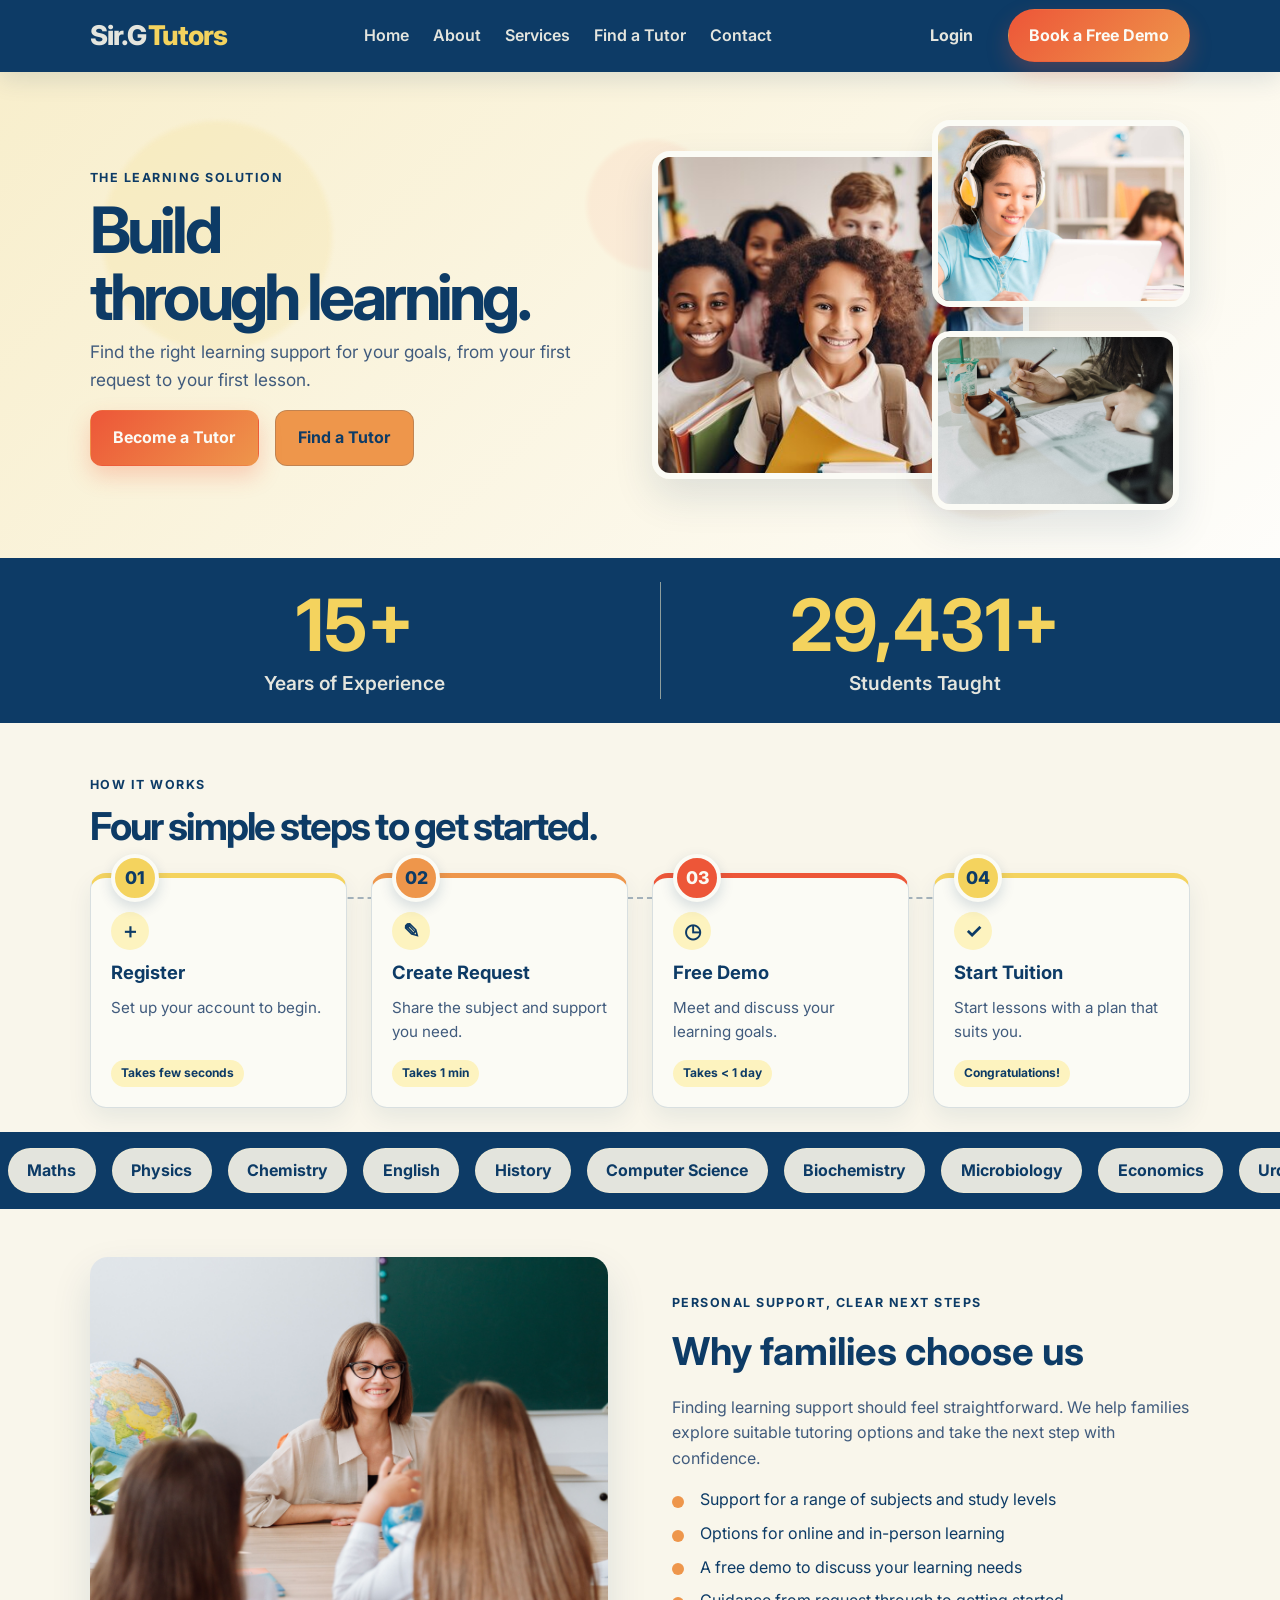
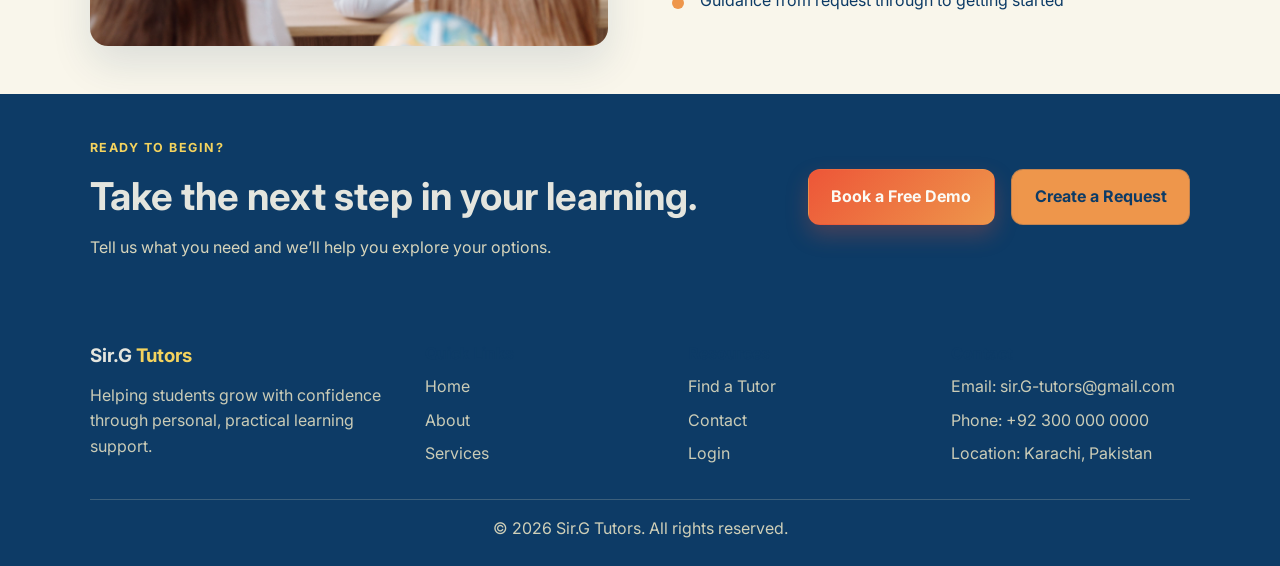
<file: index.html>
<!DOCTYPE html>
<html lang="en">
  <head>
    <meta charset="UTF-8" />
    <meta name="viewport" content="width=device-width, initial-scale=1.0" />
    <meta
      name="description"
      content="Sir.G Tutors connects students and families with expert tutors for academic support, exam preparation, and personalized learning."
    />
    <title>Sir.G Tutors | Learning That Fits Your Goals</title>
    <link rel="preconnect" href="https://fonts.googleapis.com" />
    <link rel="preconnect" href="https://fonts.gstatic.com" crossorigin />
    <link
      href="https://fonts.googleapis.com/css2?family=Inter:wght@400;500;600;700;800&display=swap"
      rel="stylesheet"
    />
    <link rel="stylesheet" href="css/style.css" />
  </head>
  <body class="home-page">
    <div class="page-loader" aria-hidden="true">
      <span class="loader-brand">
        <span class="brand-main">Sir.G</span>
        <span class="brand-accent">Tutors</span>
      </span>
    </div>

    <header class="site-header">
      <div class="container navbar">
        <a class="brand" href="index.html" aria-label="Sir.G Tutors home page">
          <span class="brand-main">Sir.G</span>
          <span class="brand-accent">Tutors</span>
        </a>

        <button class="nav-toggle" type="button" aria-expanded="false" aria-controls="nav-menu" aria-label="Toggle navigation">
          <span></span>
          <span></span>
          <span></span>
        </button>

        <div class="nav-wrap" id="nav-menu">
          <nav class="nav" aria-label="Main navigation">
            <a href="index.html">Home</a>
            <a href="about.html">About</a>
            <a href="services.html">Services</a>
            <a href="find-tutor.html">Find a Tutor</a>
            <a href="contact.html">Contact</a>
          </nav>

          <div class="nav-actions">
            <a class="btn btn-login" href="login.html">Login</a>
            <a class="btn btn-primary navbar-demo" href="contact.html">Book a Free Demo</a>
          </div>
        </div>
      </div>
    </header>

    <main>
      <section class="hero" aria-labelledby="home-title">
        <div class="container hero-content">
          <div class="hero-copy">
            <span class="eyebrow">The Learning Solution</span>
            <h1 class="hero-heading" id="home-title">Build <span class="accent-text">confidence</span> through learning.</h1>
            <p>
              Find the right learning support for your goals, from your first
              request to your first lesson.
            </p>

            <div class="hero-actions">
              <a class="btn btn-primary" href="tutor-register.html">Become a Tutor</a>
              <a class="btn btn-secondary" href="find-tutor.html">Find a Tutor</a>
            </div>
          </div>

          <div class="image-collage" aria-label="Students learning with Sir.G Tutors">
            <img class="collage-image collage-image-main" src="images/students.jpg" alt="Student studying at home" />
            <img class="collage-image collage-image-top" src="images/online.jpg" alt="Tutor helping a student learn" />
            <img class="collage-image collage-image-bottom" src="images/pencil.jpg" alt="Student taking notes during a lesson" />
          </div>
        </div>
      </section>

      <section class="stat-strip" aria-label="Sir.G Tutors at a glance">
        <div class="container stat-strip-inner">
          <div class="stat-item">
            <strong class="stat-number" data-count-up="15" data-count-suffix="+">15+</strong>
            <span>Years of Experience</span>
          </div>
          <div class="stat-item">
            <strong class="stat-number" data-count-up="30000" data-count-suffix="+">30,000+</strong>
            <span>Students Taught</span>
          </div>
        </div>
      </section>

      <section class="section home-section" aria-labelledby="steps-title">
        <div class="container">
          <div class="section-heading">
            <span class="eyebrow">How It Works</span>
            <h2 id="steps-title">Four simple steps to get started.</h2>
          </div>

          <ol class="steps-flow">
            <li class="step">
              <span class="step-number" aria-hidden="true">01</span>
              <span class="step-icon" aria-hidden="true">＋</span>
              <h3>Register</h3>
              <p>Set up your account to begin.</p>
              <small>Takes few seconds</small>
            </li>
            <li class="step">
              <span class="step-number" aria-hidden="true">02</span>
              <span class="step-icon" aria-hidden="true">✎</span>
              <h3>Create Request</h3>
              <p>Share the subject and support you need.</p>
              <small>Takes 1 min</small>
            </li>
            <li class="step">
              <span class="step-number" aria-hidden="true">03</span>
              <span class="step-icon" aria-hidden="true">◷</span>
              <h3>Free Demo</h3>
              <p>Meet and discuss your learning goals.</p>
              <small>Takes &lt; 1 day</small>
            </li>
            <li class="step">
              <span class="step-number" aria-hidden="true">04</span>
              <span class="step-icon" aria-hidden="true">✓</span>
              <h3>Start Tuition</h3>
              <p>Start lessons with a plan that suits you.</p>
              <small>Congratulations!</small>
            </li>
          </ol>
        </div>
      </section>

      <section class="subject-marquee" aria-label="Subjects we support">
        <div class="marquee-track">
          <div class="marquee-group">
            <span class="subject-pill">Maths</span>
            <span class="subject-pill">Physics</span>
            <span class="subject-pill">Chemistry</span>
            <span class="subject-pill">English</span>
            <span class="subject-pill">History</span>
            <span class="subject-pill">Computer Science</span>
            <span class="subject-pill">Biochemistry</span>
            <span class="subject-pill">Microbiology</span>
            <span class="subject-pill">Economics</span>
            <span class="subject-pill">Urdu</span>
            <span class="subject-pill">Biology</span>
          </div>
          <div class="marquee-group" aria-hidden="true">
          <span class="subject-pill">Maths</span>
            <span class="subject-pill">Physics</span>
            <span class="subject-pill">Chemistry</span>
            <span class="subject-pill">English</span>
            <span class="subject-pill">History</span>
            <span class="subject-pill">Computer Science</span>
            <span class="subject-pill">Biochemistry</span>
            <span class="subject-pill">Microbiology</span>
            <span class="subject-pill">Economics</span>
            <span class="subject-pill">Urdu</span>
            <span class="subject-pill">Biology</span>
          </div>
        </div>
      </section>

      <section class="section home-section" aria-labelledby="families-title">
        <div class="container split">
          <div class="split-image-wrap">
            <img
              class="split-image"
              src="images/parent.jpg"
              alt="A tutor giving a student focused learning support"
              loading="lazy"
            />
          </div>
          <div class="split-copy">
            <span class="eyebrow">Personal support, clear next steps</span>
            <h2 id="families-title">Why families choose us</h2>
            <p>
              Finding learning support should feel straightforward. We help
              families explore suitable tutoring options and take the next step
              with confidence.
            </p>
            <ul class="feature-list">
              <li>Support for a range of subjects and study levels</li>
              <li>Options for online and in-person learning</li>
              <li>A free demo to discuss your learning needs</li>
              <li>Guidance from request through to getting started</li>
            </ul>
          </div>
        </div>
      </section>

      <section class="cta-band" aria-labelledby="cta-title">
        <div class="container cta-band-content">
          <div>
            <span class="eyebrow">Ready to begin?</span>
            <h2 id="cta-title">Take the next step in your learning.</h2>
            <p>Tell us what you need and we’ll help you explore your options.</p>
          </div>
          <div class="cta-band-actions">
            <a class="btn btn-primary" href="contact.html">Book a Free Demo</a>
            <a class="btn btn-secondary" href="find-tutor.html">Create a Request</a>
          </div>
        </div>
      </section>
    </main>

    <script>
      document.addEventListener("DOMContentLoaded", function () {
        const toggle = document.querySelector(".nav-toggle");
        const navWrap = document.querySelector(".nav-wrap");

        if (toggle && navWrap) {
          toggle.addEventListener("click", function () {
            const isOpen = navWrap.classList.toggle("open");
            toggle.setAttribute("aria-expanded", String(isOpen));
          });
        }
      });
    </script>

    <footer class="site-footer">
      <div class="container footer-grid">
        <div class="footer-brand">
          <h3>Sir.G <span class="accent-text-light">Tutors</span></h3>
          <p>Helping students grow with confidence through personal, practical learning support.</p>
        </div>

        <div class="footer-column">
          <h4>Quick Links</h4>
          <a href="index.html">Home</a>
          <a href="about.html">About</a>
          <a href="services.html">Services</a>
        </div>

        <div class="footer-column">
          <h4>Resources</h4>
          <a href="find-tutor.html">Find a Tutor</a>
          <a href="contact.html">Contact</a>
          <a href="login.html">Login</a>
        </div>

        <div class="footer-column">
          <h4>Contact</h4>
          <p>Email: sir.G-tutors@gmail.com</p>
          <p>Phone: +92 300 000 0000</p>
          <p>Location: Karachi, Pakistan</p>
        </div>
      </div>

      <div class="container footer-bottom">
        © 2026 Sir.G Tutors. All rights reserved.
      </div>
    </footer>
    <script src="js/animations.js" defer></script>
  </body>
</html>
</file>
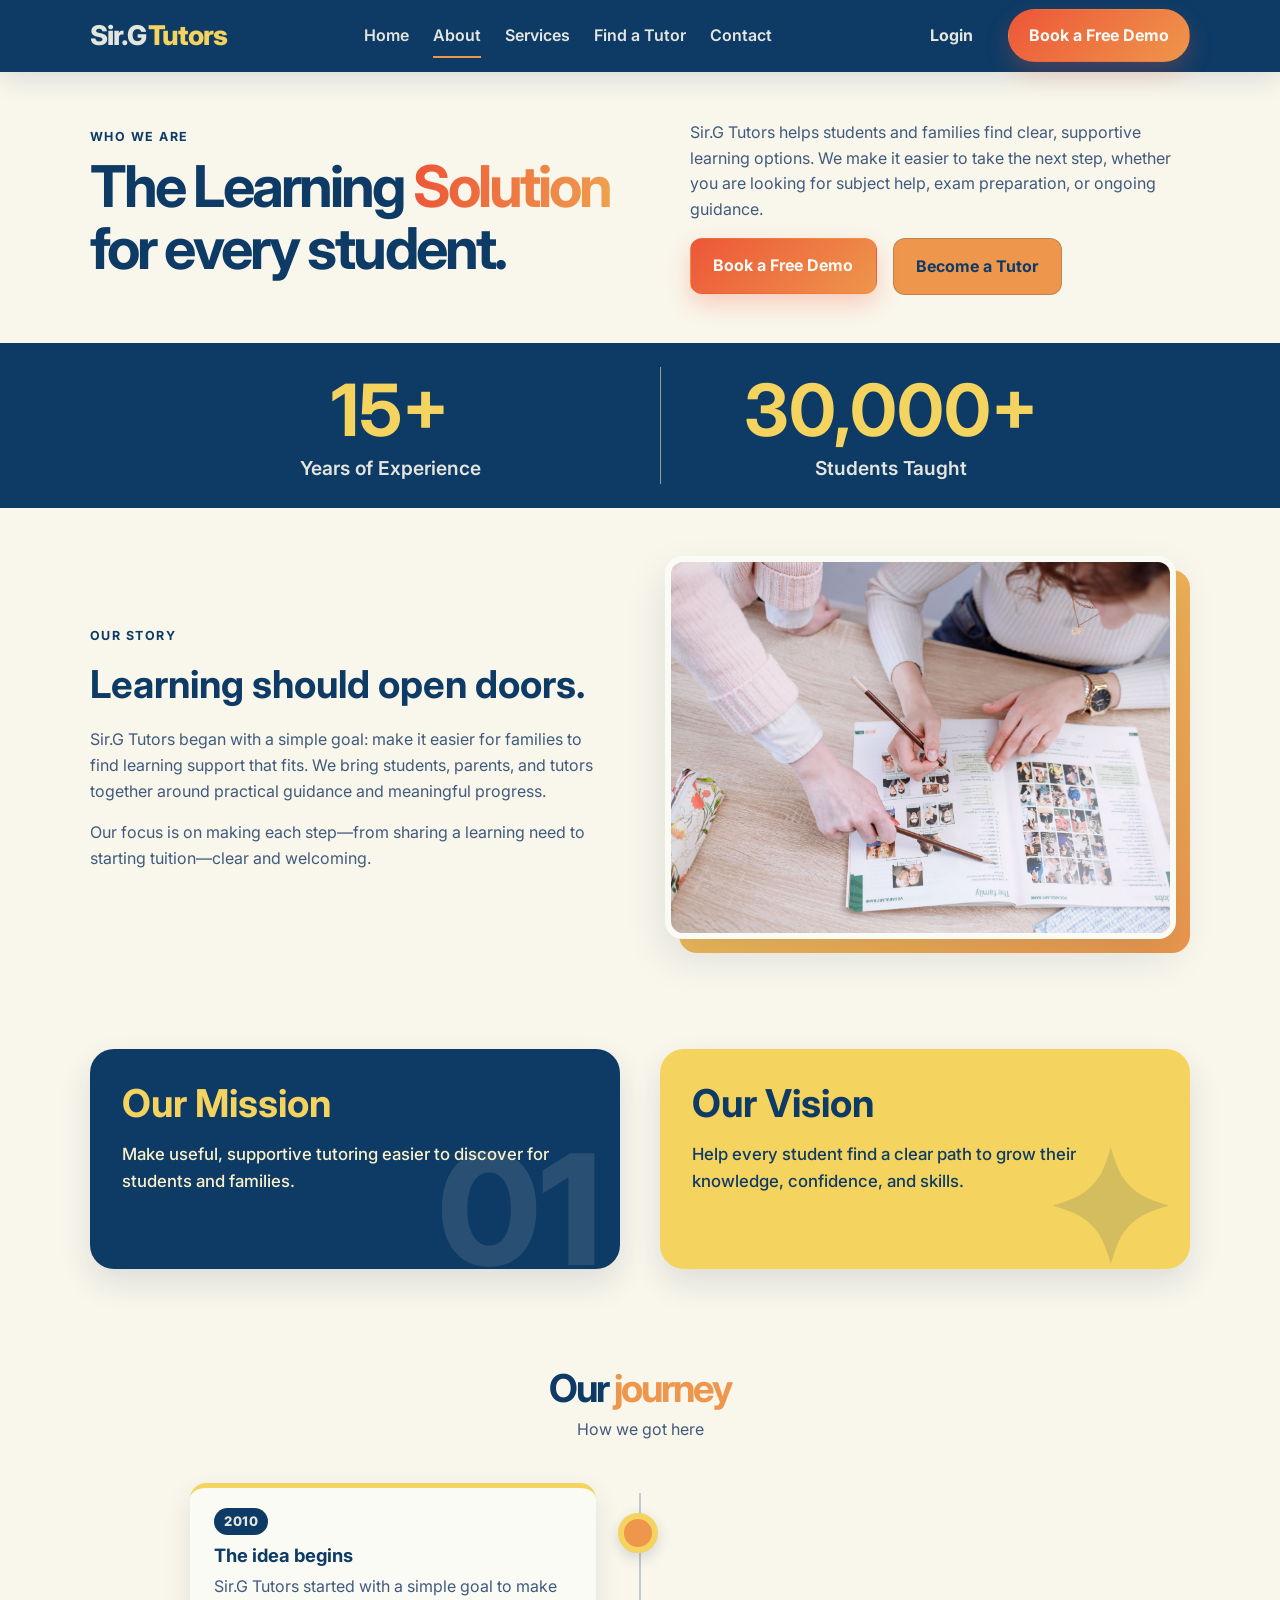
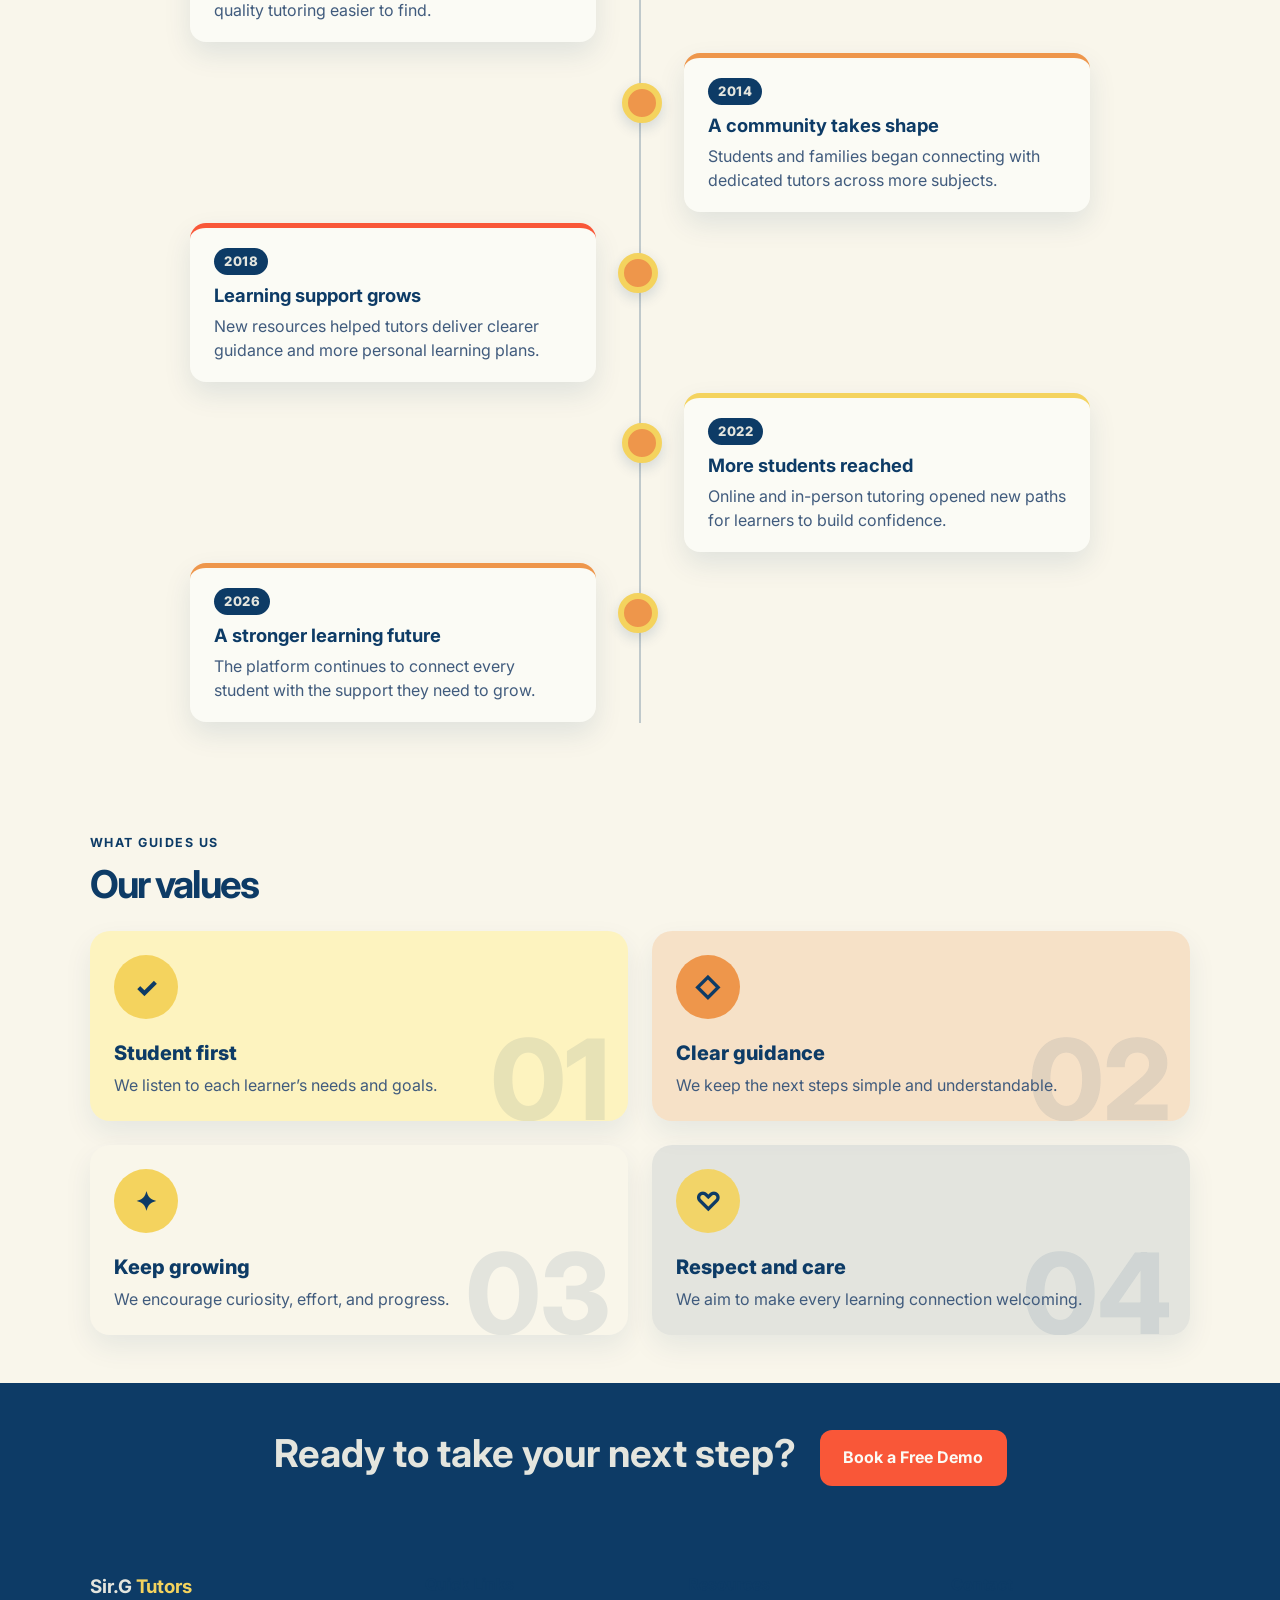
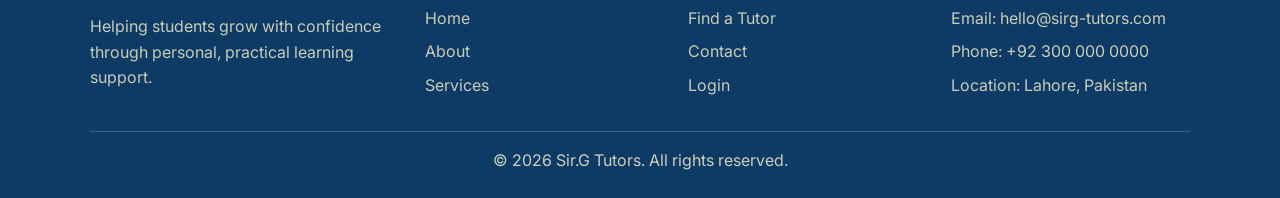
<file: about.html>
<!DOCTYPE html>
<html lang="en">
  <head>
    <meta charset="UTF-8" />
    <meta name="viewport" content="width=device-width, initial-scale=1.0" />
    <meta
      name="description"
      content="Learn about Sir.G Tutors, our mission, our vision, and how we support students."
    />
    <title>About | Sir.G Tutors</title>
    <link rel="preconnect" href="https://fonts.googleapis.com" />
    <link rel="preconnect" href="https://fonts.gstatic.com" crossorigin />
    <link
      href="https://fonts.googleapis.com/css2?family=Inter:wght@400;500;600;700;800&display=swap"
      rel="stylesheet"
    />
    <link rel="stylesheet" href="css/style.css" />
    <style>
      .about-page .intro-copy,
      .about-page .intro-story {
        flex: 1 1 0;
        min-width: 0;
      }

      .about-page .intro-copy h1 {
        max-width: 560px;
        font-size: clamp(2.2rem, 4.5vw, 3.8rem);
        line-height: 1.08;
        letter-spacing: -0.05em;
      }

      .about-page .intro-story {
        max-width: 500px;
      }

      .about-page .intro-story p {
        color: var(--muted);
      }

      .about-page .intro-story .hero-actions {
        margin-top: var(--space-sm);
      }

      .about-page .stat-strip-inner {
        justify-content: center;
      }

      .about-page .stat-item {
        max-width: 460px;
      }

      .about-page .story-split {
        align-items: center;
      }

      .about-page .split--reverse {
        flex-direction: row-reverse;
      }

      .about-page .story-image-wrap {
        position: relative;
        isolation: isolate;
        padding: 0 14px 14px 0;
      }

      .about-page .story-image-wrap::before {
        content: "";
        position: absolute;
        z-index: -1;
        inset: 14px 0 0 14px;
        border-radius: var(--radius);
        background: linear-gradient(135deg, var(--yellow), var(--orange));
      }

      .about-page .story-image {
        position: relative;
        width: 100%;
        aspect-ratio: 4 / 3;
        object-fit: cover;
        border: 6px solid var(--white);
        border-radius: var(--radius);
        box-shadow: var(--shadow);
      }

      .about-page .cta-band-content {
        justify-content: center;
        text-align: center;
      }

      .about-page .cta-band-actions {
        justify-content: center;
      }

      .about-page .cta-band-actions .btn-primary {
        background: #f95738;
        box-shadow: none;
      }

      @media (max-width: 540px) {
        .about-page .stat-strip-inner {
          align-items: flex-start;
          flex-direction: column;
        }

        .about-page .stat-item {
          width: 100%;
        }

        .about-page .stat-item + .stat-item {
          border-top: 1px solid rgba(250, 240, 202, 0.55);
          border-left: 0;
          padding-top: var(--space-xs);
        }

        .about-page .split--reverse {
          flex-direction: column;
        }
      }
    </style>
  </head>
  <body class="about-page">
    <div class="page-loader" aria-hidden="true">
      <span class="loader-brand">
        <span class="brand-main">Sir.G</span>
        <span class="brand-accent">Tutors</span>
      </span>
    </div>

    <header class="site-header">
      <div class="container navbar">
        <a class="brand" href="index.html" aria-label="Sir.G Tutors home page">
          <span class="brand-main">Sir.G</span>
          <span class="brand-accent">Tutors</span>
        </a>

        <button class="nav-toggle" type="button" aria-expanded="false" aria-controls="nav-menu" aria-label="Toggle navigation">
          <span></span>
          <span></span>
          <span></span>
        </button>

        <div class="nav-wrap" id="nav-menu">
          <nav class="nav" aria-label="Main navigation">
            <a href="index.html">Home</a>
            <a class="active" href="about.html" aria-current="page">About</a>
            <a href="services.html">Services</a>
            <a href="find-tutor.html">Find a Tutor</a>
            <a href="contact.html">Contact</a>
          </nav>

          <div class="nav-actions">
            <a class="btn btn-login" href="login.html">Login</a>
            <a class="btn btn-primary navbar-demo" href="contact.html">Book a Free Demo</a>
          </div>
        </div>
      </div>
    </header>

    <main>
      <section class="home-section" aria-labelledby="about-title" data-animate="fade-up">
        <div class="container split">
          <div class="intro-copy">
            <span class="eyebrow">Who we are</span>
            <h1 id="about-title">The Learning <span class="accent-text">Solution</span> for every student.</h1>
          </div>
          <div class="intro-story">
            <p>
              Sir.G Tutors helps students and families find clear, supportive
              learning options. We make it easier to take the next step, whether
              you are looking for subject help, exam preparation, or ongoing
              guidance.
            </p>
            <div class="hero-actions">
              <a class="btn btn-primary" href="contact.html">Book a Free Demo</a>
              <a class="btn btn-secondary" href="tutor-register.html">Become a Tutor</a>
            </div>
          </div>
        </div>
      </section>

      <section class="stat-strip" aria-label="Sir.G Tutors experience" data-animate="fade-up">
        <div class="container stat-strip-inner">
          <div class="stat-item">
            <strong class="stat-number" data-count-up="15" data-count-suffix="+">15+</strong>
            <span>Years of Experience</span>
          </div>
          <div class="stat-item">
            <strong class="stat-number" data-count-up="30000" data-count-suffix="+">30,000+</strong>
            <span>Students Taught</span>
          </div>
        </div>
      </section>

      <section class="home-section" aria-labelledby="story-title" data-animate="fade-up">
        <div class="container split split--reverse story-split">
          <div class="split-image-wrap story-image-wrap">
            <img
              class="story-image"
              src="images/bookreading.jpg"
              alt="A student learning with support from a tutor"
            />
          </div>
          <div class="split-copy">
            <span class="eyebrow">Our story</span>
            <h2 id="story-title">Learning should open doors.</h2>
            <p>
              Sir.G Tutors began with a simple goal: make it easier for families
              to find learning support that fits. We bring students, parents,
              and tutors together around practical guidance and meaningful
              progress.
            </p>
            <p>
              Our focus is on making each step—from sharing a learning need to
              starting tuition—clear and welcoming.
            </p>
          </div>
        </div>
      </section>

      <section class="home-section" aria-label="Our mission and vision" data-animate="fade-up">
        <div class="container mission-vision">
          <article class="mission-panel">
            <span class="mission-vision-icon mission-icon" aria-hidden="true">01</span>
            <h2>Our Mission</h2>
            <p>
              Make useful, supportive tutoring easier to discover for students
              and families.
            </p>
          </article>
          <article class="vision-panel">
            <span class="mission-vision-icon vision-icon" aria-hidden="true">✦</span>
            <h2>Our Vision</h2>
            <p>
              Help every student find a clear path to grow their knowledge,
              confidence, and skills.
            </p>
          </article>
        </div>
      </section>

      <section class="home-section journey-section" aria-labelledby="timeline-title" data-animate="fade-up">
        <div class="container">
          <div class="section-heading journey-heading">
            <h2 id="timeline-title">Our <span>journey</span></h2>
            <p>How we got here</p>
          </div>

          <ol class="timeline">
            <li class="timeline-entry timeline-entry-left">
              <article class="timeline-card">
                <span class="timeline-year">2010</span>
                <h3>The idea begins</h3>
                <p>Sir.G Tutors started with a simple goal to make quality tutoring easier to find.</p>
              </article>
            </li>
            <li class="timeline-entry timeline-entry-right">
              <article class="timeline-card">
                <span class="timeline-year">2014</span>
                <h3>A community takes shape</h3>
                <p>Students and families began connecting with dedicated tutors across more subjects.</p>
              </article>
            </li>
            <li class="timeline-entry timeline-entry-left">
              <article class="timeline-card">
                <span class="timeline-year">2018</span>
                <h3>Learning support grows</h3>
                <p>New resources helped tutors deliver clearer guidance and more personal learning plans.</p>
              </article>
            </li>
            <li class="timeline-entry timeline-entry-right">
              <article class="timeline-card">
                <span class="timeline-year">2022</span>
                <h3>More students reached</h3>
                <p>Online and in-person tutoring opened new paths for learners to build confidence.</p>
              </article>
            </li>
            <li class="timeline-entry timeline-entry-left">
              <article class="timeline-card">
                <span class="timeline-year">2026</span>
                <h3>A stronger learning future</h3>
                <p>The platform continues to connect every student with the support they need to grow.</p>
              </article>
            </li>
          </ol>
        </div>
      </section>

      <section class="home-section values-section" aria-labelledby="values-title" data-animate="fade-up">
        <div class="container">
          <div class="section-heading">
            <span class="eyebrow">WHAT GUIDES US</span>
            <h2 id="values-title">Our values</h2>
          </div>

          <ul class="feature-list values-list">
            <li class="value-card value-card-yellow">
              <span class="value-icon" aria-hidden="true">✓</span>
              <span class="value-number" aria-hidden="true">01</span>
              <span class="value-title">Student first</span>
              <p class="value-description">We listen to each learner’s needs and goals.</p>
            </li>
            <li class="value-card value-card-orange">
              <span class="value-icon" aria-hidden="true">◇</span>
              <span class="value-number" aria-hidden="true">02</span>
              <span class="value-title">Clear guidance</span>
              <p class="value-description">We keep the next steps simple and understandable.</p>
            </li>
            <li class="value-card value-card-cream">
              <span class="value-icon" aria-hidden="true">✦</span>
              <span class="value-number" aria-hidden="true">03</span>
              <span class="value-title">Keep growing</span>
              <p class="value-description">We encourage curiosity, effort, and progress.</p>
            </li>
            <li class="value-card value-card-blue">
              <span class="value-icon" aria-hidden="true">♡</span>
              <span class="value-number" aria-hidden="true">04</span>
              <span class="value-title">Respect and care</span>
              <p class="value-description">We aim to make every learning connection welcoming.</p>
            </li>
          </ul>
        </div>
      </section>

      <section class="cta-band" aria-labelledby="about-cta-title" data-animate="fade-up">
        <div class="container cta-band-content">
          <div>
            <h2 id="about-cta-title">Ready to take your next step?</h2>
          </div>
          <div class="cta-band-actions">
            <a class="btn btn-primary" href="contact.html">Book a Free Demo</a>
          </div>
        </div>
      </section>
    </main>

    <script>
      document.addEventListener("DOMContentLoaded", function () {
        const toggle = document.querySelector(".nav-toggle");
        const navWrap = document.querySelector(".nav-wrap");

        if (toggle && navWrap) {
          toggle.addEventListener("click", function () {
            const isOpen = navWrap.classList.toggle("open");
            toggle.setAttribute("aria-expanded", String(isOpen));
          });
        }
      });
    </script>

    <footer class="site-footer">
      <div class="container footer-grid">
        <div class="footer-brand">
          <h3>Sir.G <span class="accent-text-light">Tutors</span></h3>
          <p>Helping students grow with confidence through personal, practical learning support.</p>
        </div>

        <div class="footer-column">
          <h4>Quick Links</h4>
          <a href="index.html">Home</a>
          <a href="about.html">About</a>
          <a href="services.html">Services</a>
        </div>

        <div class="footer-column">
          <h4>Resources</h4>
          <a href="find-tutor.html">Find a Tutor</a>
          <a href="contact.html">Contact</a>
          <a href="login.html">Login</a>
        </div>

        <div class="footer-column">
          <h4>Contact</h4>
          <p>Email: hello@sirg-tutors.com</p>
          <p>Phone: +92 300 000 0000</p>
          <p>Location: Lahore, Pakistan</p>
        </div>
      </div>

      <div class="container footer-bottom">
        © 2026 Sir.G Tutors. All rights reserved.
      </div>
    </footer>
    <script>
      const timelineEntries = document.querySelectorAll(".timeline-entry");
      const valueCards = document.querySelectorAll(".value-card");

      if (
        window.matchMedia("(prefers-reduced-motion: reduce)").matches ||
        !("IntersectionObserver" in window)
      ) {
        timelineEntries.forEach((entry) => entry.classList.add("is-visible"));
        valueCards.forEach((card) => card.classList.add("is-visible"));
      } else {
        const timelineObserver = new IntersectionObserver(
          (entries, observer) => {
            entries.forEach((entry) => {
              if (entry.isIntersecting) {
                entry.target.classList.add("is-visible");
                observer.unobserve(entry.target);
              }
            });
          },
          { threshold: 0.25 }
        );

        timelineEntries.forEach((entry) => timelineObserver.observe(entry));

        const valuesObserver = new IntersectionObserver(
          (entries, observer) => {
            entries.forEach((entry) => {
              if (entry.isIntersecting) {
                valueCards.forEach((card, index) => {
                  card.style.setProperty("--value-delay", `${index * 120}ms`);
                  card.classList.add("is-visible");
                });
                observer.unobserve(entry.target);
              }
            });
          },
          { threshold: 0.2 }
        );

        const valuesSection = document.querySelector(".values-section");
        if (valuesSection) {
          valuesObserver.observe(valuesSection);
        }
      }
    </script>
    <script src="js/animations.js" defer></script>
  </body>
</html>
</file>
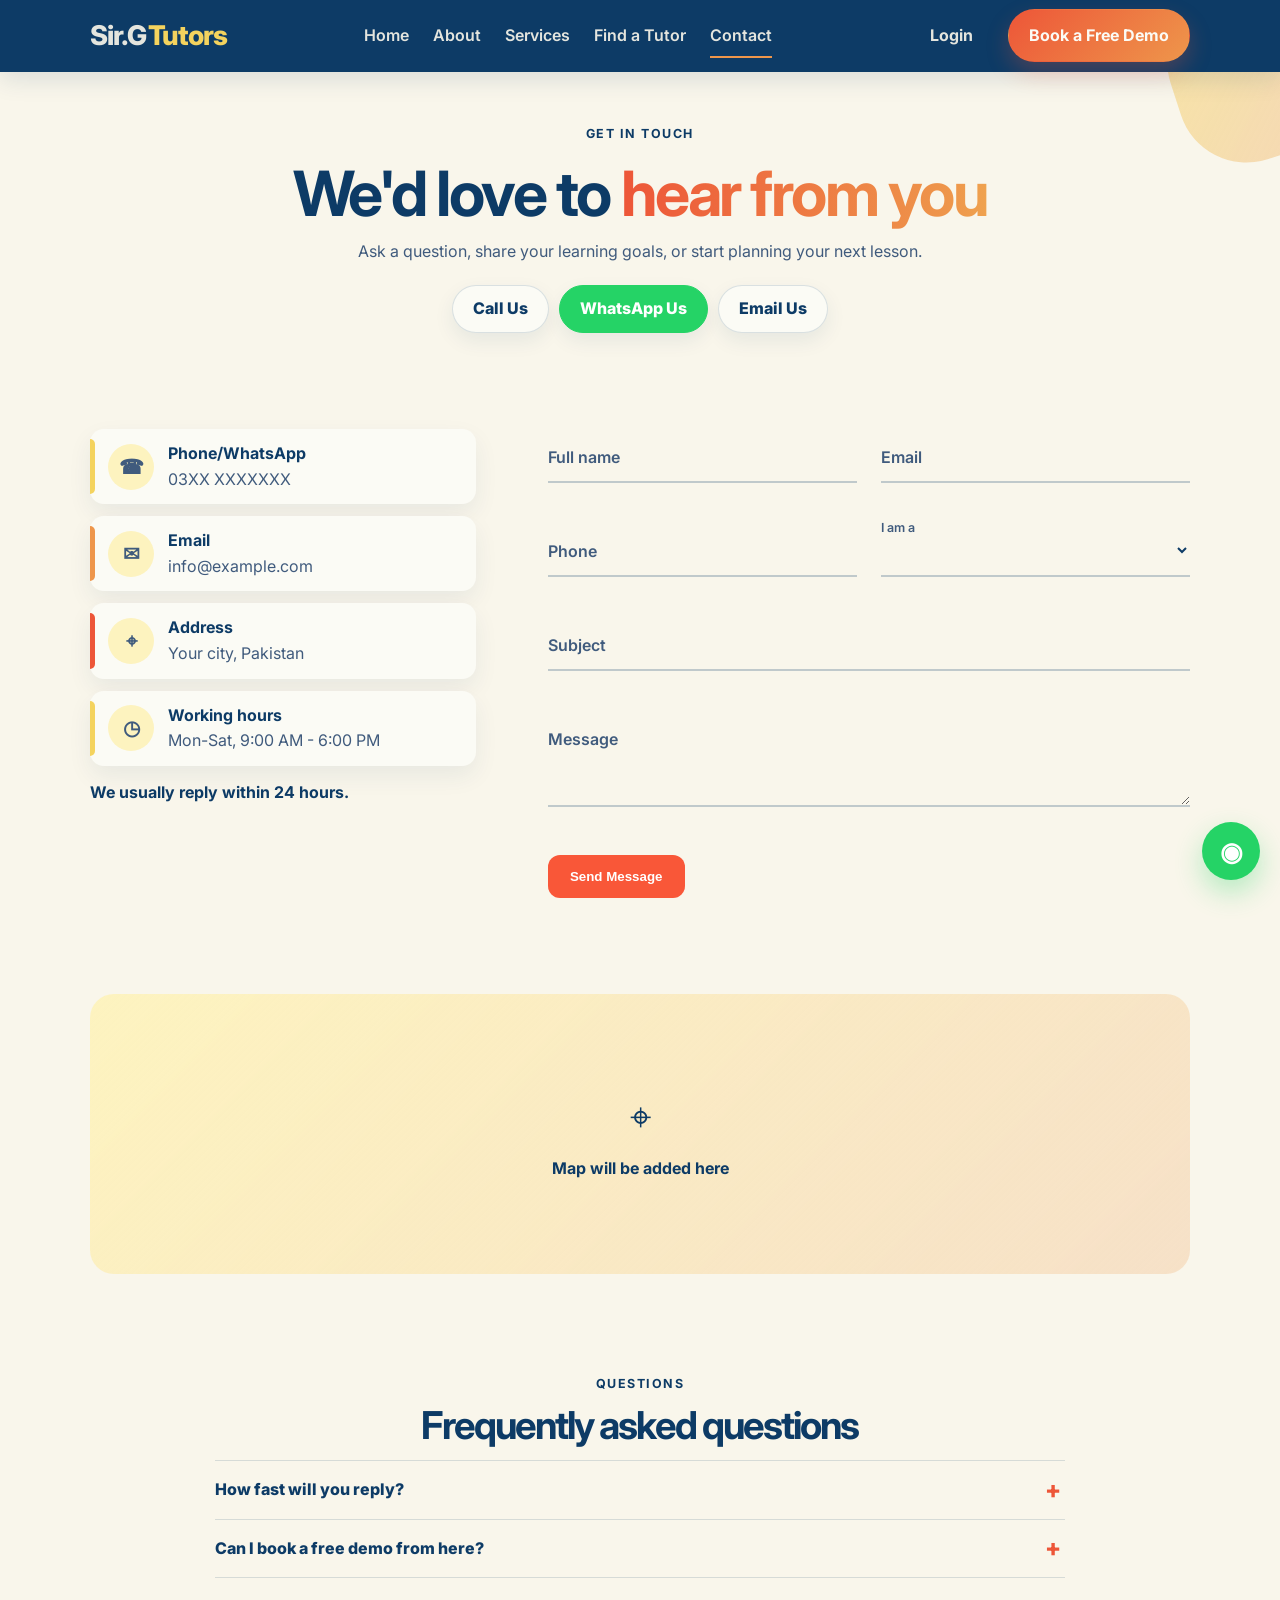
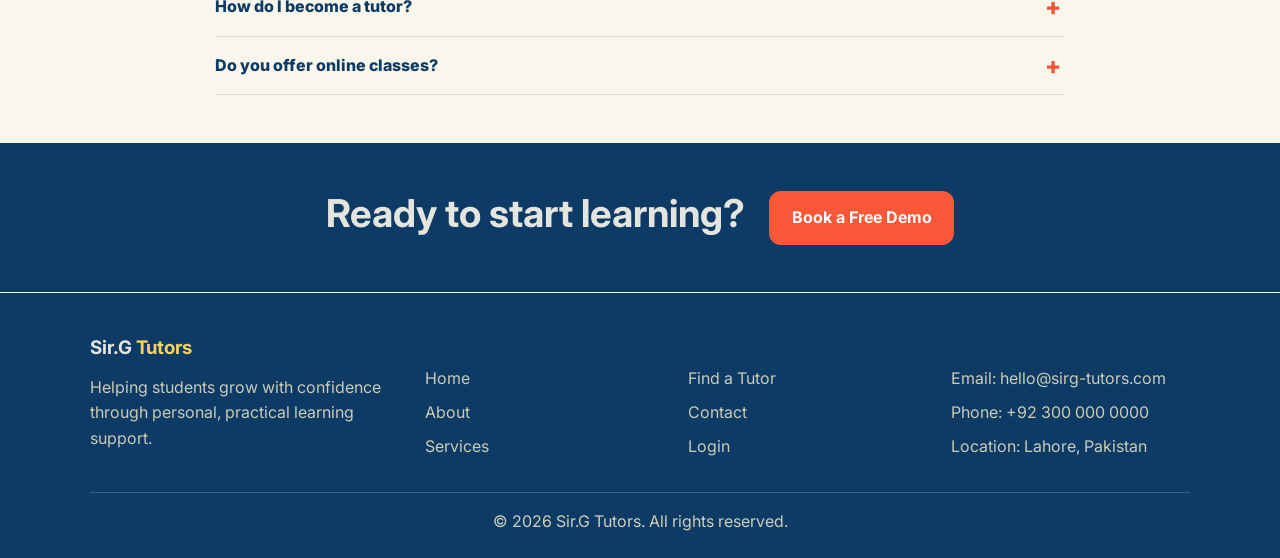
<file: contact.html>
<!DOCTYPE html>
<html lang="en">
  <head>
    <meta charset="UTF-8" />
    <meta name="viewport" content="width=device-width, initial-scale=1.0" />
    <meta
      name="description"
      content="Contact Sir.G Tutors to ask about tutoring and learning support."
    />
    <title>Contact | Sir.G Tutors</title>
    <link rel="preconnect" href="https://fonts.googleapis.com" />
    <link rel="preconnect" href="https://fonts.gstatic.com" crossorigin />
    <link
      href="https://fonts.googleapis.com/css2?family=Inter:wght@400;500;600;700;800&display=swap"
      rel="stylesheet"
    />
    <link rel="stylesheet" href="css/style.css" />
    <style>
      .contact-page {
        --contact-red: #f95738;
      }

      .contact-page .section {
        padding: clamp(32px, 5vw, 48px) 0;
      }

      .contact-page .contact-header {
        position: relative;
        overflow: hidden;
      }

      .contact-page .contact-header-inner {
        position: relative;
        z-index: 1;
        max-width: 760px;
        margin: 0 auto;
        text-align: center;
      }

      .contact-page .contact-header h1 {
        max-width: 700px;
        margin: 8px auto 12px;
        font-size: clamp(2.2rem, 5vw, 3.9rem);
        line-height: 1.08;
        letter-spacing: -0.04em;
      }

      .contact-page .contact-header p {
        margin-bottom: 20px;
        color: var(--muted);
      }

      .contact-page .contact-actions {
        display: flex;
        flex-wrap: wrap;
        justify-content: center;
        gap: 10px;
      }

      .contact-page .action-pill {
        display: inline-flex;
        min-height: 44px;
        align-items: center;
        justify-content: center;
        padding: 10px 20px;
        border: 1px solid var(--border);
        border-radius: 999px;
        background: var(--white);
        color: var(--navy);
        font-weight: 800;
        box-shadow: 0 8px 20px rgba(13, 59, 102, 0.08);
      }

      .contact-page .action-pill-whatsapp {
        border-color: #25d366;
        background: #25d366;
        color: white;
      }

      .contact-page .header-shape {
        position: absolute;
        width: 180px;
        height: 180px;
        border-radius: 48% 52% 58% 42%;
        background: linear-gradient(135deg, rgba(244, 211, 94, 0.5), rgba(238, 150, 75, 0.32));
        transform: rotate(-18deg);
        right: -70px;
        top: -95px;
      }

      .contact-page .contact-main-grid {
        display: grid;
        grid-template-columns: minmax(250px, 0.75fr) minmax(0, 1.25fr);
        gap: clamp(32px, 6vw, 72px);
        align-items: start;
      }

      .contact-page .contact-rows {
        display: grid;
        gap: 12px;
      }

      .contact-page .contact-row {
        position: relative;
        display: grid;
        grid-template-columns: 46px minmax(0, 1fr);
        gap: 14px;
        align-items: center;
        padding: 12px 14px 12px 18px;
        border-radius: 14px;
        background: var(--white);
        box-shadow: 0 10px 24px rgba(13, 59, 102, 0.07);
      }

      .contact-page .contact-row::before {
        content: "";
        position: absolute;
        top: 10px;
        bottom: 10px;
        left: 0;
        width: 5px;
        border-radius: 0 5px 5px 0;
        background: var(--yellow);
      }

      .contact-page .contact-row:nth-child(2)::before { background: var(--orange); }
      .contact-page .contact-row:nth-child(3)::before { background: var(--red); }
      .contact-page .contact-row:nth-child(4)::before { background: var(--yellow); }

      .contact-page .contact-icon {
        display: grid;
        width: 46px;
        height: 46px;
        place-items: center;
        border-radius: 50%;
        background: var(--soft-yellow);
        color: var(--navy);
        font-size: 1.25rem;
        font-weight: 800;
      }

      .contact-page .contact-row strong {
        display: block;
        color: var(--navy);
      }

      .contact-page .contact-row a,
      .contact-page .contact-row span {
        color: var(--muted);
      }

      .contact-page .reply-note {
        margin: 14px 0 0;
        color: var(--navy);
        font-weight: 700;
      }

      .contact-page .contact-form {
        display: grid;
        grid-template-columns: repeat(2, minmax(0, 1fr));
        gap: 18px 24px;
      }

      .contact-page .floating-field {
        position: relative;
        min-width: 0;
      }

      .contact-page .floating-field-full {
        grid-column: 1 / -1;
      }

      .contact-page .floating-field input,
      .contact-page .floating-field select,
      .contact-page .floating-field textarea {
        width: 100%;
        min-height: 54px;
        border: 0;
        border-bottom: 2px solid rgba(13, 59, 102, 0.24);
        border-radius: 0;
        background: transparent;
        color: var(--navy);
        font: inherit;
        outline: none;
        transition: border-color 0.2s ease;
      }

      .contact-page .floating-field textarea {
        min-height: 96px;
        resize: vertical;
        padding-top: 22px;
      }

      .contact-page .floating-field label {
        position: absolute;
        left: 0;
        top: 16px;
        color: var(--muted);
        pointer-events: none;
        transition: top 0.2s ease, font-size 0.2s ease, color 0.2s ease;
      }

      .contact-page .floating-field select + label {
        top: -5px;
        font-size: 0.78rem;
      }

      .contact-page .floating-field input:focus,
      .contact-page .floating-field select:focus,
      .contact-page .floating-field textarea:focus {
        border-bottom-color: var(--yellow);
        box-shadow: 0 2px 0 var(--yellow);
      }

      .contact-page .floating-field input:focus + label,
      .contact-page .floating-field input:not(:placeholder-shown) + label,
      .contact-page .floating-field textarea:focus + label,
      .contact-page .floating-field textarea:not(:placeholder-shown) + label {
        top: -5px;
        color: var(--navy);
        font-size: 0.78rem;
        font-weight: 700;
      }

      .contact-page .field-error {
        min-height: 18px;
        margin-top: 4px;
        color: var(--red);
        font-size: 0.82rem;
        font-weight: 700;
      }

      .contact-page .form-actions {
        grid-column: 1 / -1;
        display: flex;
        align-items: center;
        gap: 16px;
      }

      .contact-page .form-submit {
        border: 0;
        background: var(--contact-red);
        color: white;
      }

      .contact-page .form-success {
        margin: 0;
        color: var(--navy);
        font-weight: 800;
      }

      .contact-page .map-placeholder {
        display: grid;
        min-height: 280px;
        place-items: center;
        border-radius: 24px;
        background: linear-gradient(135deg, var(--soft-yellow), rgba(238, 150, 75, 0.22));
        color: var(--navy);
        text-align: center;
      }

      .contact-page .map-pin {
        display: block;
        margin-bottom: 8px;
        font-size: 2.4rem;
      }

      .contact-page .accordion {
        max-width: 850px;
        margin: 0 auto;
        border-top: 1px solid var(--border);
      }

      .contact-page .accordion-item {
        border-bottom: 1px solid var(--border);
      }

      .contact-page .accordion-item summary {
        position: relative;
        padding: 16px 36px 16px 0;
        color: var(--navy);
        font-weight: 800;
        cursor: pointer;
        list-style: none;
      }

      .contact-page .accordion-item summary::-webkit-details-marker { display: none; }

      .contact-page .accordion-item summary::after {
        content: "+";
        position: absolute;
        top: 50%;
        right: 4px;
        color: var(--red);
        font-size: 1.5rem;
        transform: translateY(-50%);
      }

      .contact-page .accordion-item[open] summary::after { content: "−"; }
      .contact-page .accordion-answer { margin: 0; padding: 0 36px 16px 0; color: var(--muted); }

      .contact-page .contact-cta {
        justify-content: center;
        text-align: center;
      }

      .contact-page .contact-cta .btn {
        border: 0;
        background: var(--contact-red);
        color: white;
      }

      .whatsapp-float {
        position: fixed;
        z-index: 1000;
        right: 20px;
        bottom: 20px;
        display: grid;
        width: 58px;
        height: 58px;
        place-items: center;
        border-radius: 50%;
        background: #25d366;
        color: white;
        font-size: 1.65rem;
        font-weight: 800;
        box-shadow: 0 12px 28px rgba(37, 211, 102, 0.32);
        animation: whatsapp-pulse 2.2s infinite;
      }

      @keyframes whatsapp-pulse {
        0%, 100% { transform: scale(1); box-shadow: 0 12px 28px rgba(37, 211, 102, 0.32); }
        50% { transform: scale(1.06); box-shadow: 0 12px 34px rgba(37, 211, 102, 0.48); }
      }

      @media (max-width: 860px) {
        .contact-page .contact-main-grid { grid-template-columns: 1fr; }
      }

      @media (max-width: 540px) {
        .contact-page .contact-form { grid-template-columns: 1fr; }
        .contact-page .floating-field-full,
        .contact-page .form-actions { grid-column: 1; }
        .contact-page .form-actions { align-items: stretch; flex-direction: column; }
        .contact-page .contact-actions { align-items: stretch; flex-direction: column; }
        .contact-page .action-pill { width: 100%; }
        .whatsapp-float { right: 14px; bottom: 14px; }
      }

      @media (prefers-reduced-motion: reduce) {
        .whatsapp-float { animation: none; }
      }
    </style>
  </head>
  <body class="contact-page">
    <div class="page-loader" aria-hidden="true">
      <span class="loader-brand">
        <span class="brand-main">Sir.G</span>
        <span class="brand-accent">Tutors</span>
      </span>
    </div>

    <header class="site-header">
      <div class="container navbar">
        <a class="brand" href="index.html" aria-label="Sir.G Tutors home page">
          <span class="brand-main">Sir.G</span>
          <span class="brand-accent">Tutors</span>
        </a>

        <button class="nav-toggle" type="button" aria-expanded="false" aria-controls="nav-menu" aria-label="Toggle navigation">
          <span></span>
          <span></span>
          <span></span>
        </button>

        <div class="nav-wrap" id="nav-menu">
          <nav class="nav" aria-label="Main navigation">
            <a href="index.html">Home</a>
            <a href="about.html">About</a>
            <a href="services.html">Services</a>
            <a href="find-tutor.html">Find a Tutor</a>
            <a class="active" href="contact.html" aria-current="page">Contact</a>
          </nav>

          <div class="nav-actions">
            <a class="btn btn-login" href="login.html">Login</a>
            <a class="btn btn-primary navbar-demo" href="contact.html">Book a Free Demo</a>
          </div>
        </div>
      </div>
    </header>

    <main>
      <section class="section contact-header" aria-labelledby="contact-title" data-animate="fade-up">
        <span class="header-shape" aria-hidden="true"></span>
        <div class="container">
          <div class="contact-header-inner">
            <span class="eyebrow">Get in touch</span>
            <h1 id="contact-title">We'd love to <span class="accent-text">hear from you</span></h1>
            <p>Ask a question, share your learning goals, or start planning your next lesson.</p>
            <div class="contact-actions" aria-label="Quick contact actions">
              <a class="action-pill" href="tel:+923XXXXXXXXX">Call Us</a>
              <a class="action-pill action-pill-whatsapp" href="https://wa.me/923XXXXXXXXX" target="_blank" rel="noopener">WhatsApp Us</a>
              <a class="action-pill" href="mailto:info@example.com">Email Us</a>
            </div>
          </div>
        </div>
      </section>

      <section class="section" aria-label="Contact information and form" data-animate="fade-up">
        <div class="container contact-main-grid">
          <aside>
            <div class="contact-rows">
              <div class="contact-row">
                <span class="contact-icon" aria-hidden="true">☎</span>
                <div>
                  <strong>Phone/WhatsApp</strong>
                  <a href="tel:+923XXXXXXXXX">03XX XXXXXXX</a>
                </div>
              </div>
              <div class="contact-row">
                <span class="contact-icon" aria-hidden="true">✉</span>
                <div>
                  <strong>Email</strong>
                  <a href="mailto:info@example.com">info@example.com</a>
                </div>
              </div>
              <div class="contact-row">
                <span class="contact-icon" aria-hidden="true">⌖</span>
                <div>
                  <strong>Address</strong>
                  <span>Your city, Pakistan</span>
                </div>
              </div>
              <div class="contact-row">
                <span class="contact-icon" aria-hidden="true">◷</span>
                <div>
                  <strong>Working hours</strong>
                  <span>Mon-Sat, 9:00 AM - 6:00 PM</span>
                </div>
              </div>
            </div>
            <p class="reply-note">We usually reply within 24 hours.</p>
          </aside>

          <form class="contact-form" id="contact-form" novalidate>
            <div class="floating-field">
              <input id="full-name" name="fullName" type="text" placeholder=" " autocomplete="name" required />
              <label for="full-name">Full name</label>
              <p class="field-error" id="full-name-error" aria-live="polite"></p>
            </div>

            <div class="floating-field">
              <input id="email" name="email" type="email" placeholder=" " autocomplete="email" required />
              <label for="email">Email</label>
              <p class="field-error" id="email-error" aria-live="polite"></p>
            </div>

            <div class="floating-field">
              <input id="phone" name="phone" type="tel" placeholder=" " autocomplete="tel" />
              <label for="phone">Phone</label>
              <p class="field-error" id="phone-error" aria-live="polite"></p>
            </div>

            <div class="floating-field">
              <select id="role" name="role" required>
                <option value="" selected disabled></option>
                <option value="Student">Student</option>
                <option value="Parent">Parent</option>
                <option value="Tutor">Tutor</option>
              </select>
              <label for="role">I am a</label>
              <p class="field-error" id="role-error" aria-live="polite"></p>
            </div>

            <div class="floating-field floating-field-full">
              <input id="subject" name="subject" type="text" placeholder=" " required />
              <label for="subject">Subject</label>
              <p class="field-error" id="subject-error" aria-live="polite"></p>
            </div>

            <div class="floating-field floating-field-full">
              <textarea id="message" name="message" placeholder=" " required></textarea>
              <label for="message">Message</label>
              <p class="field-error" id="message-error" aria-live="polite"></p>
            </div>

            <div class="form-actions">
              <button class="btn form-submit" type="submit">Send Message</button>
              <p class="form-success" id="form-success" role="status"></p>
            </div>
          </form>
        </div>
      </section>

      <section class="section" aria-label="Map" data-animate="fade-up">
        <div class="container">
          <div class="map-placeholder">
            <div>
              <span class="map-pin" aria-hidden="true">⌖</span>
              <strong>Map will be added here</strong>
            </div>
          </div>
        </div>
      </section>

      <section class="section" aria-labelledby="faq-title" data-animate="fade-up">
        <div class="container">
          <div class="section-heading" style="text-align: center; margin-left: auto; margin-right: auto;">
            <span class="eyebrow">Questions</span>
            <h2 id="faq-title">Frequently asked questions</h2>
          </div>
          <div class="accordion">
            <details class="accordion-item">
              <summary>How fast will you reply?</summary>
              <p class="accordion-answer">We aim to respond within 24 hours during our working days.</p>
            </details>
            <details class="accordion-item">
              <summary>Can I book a free demo from here?</summary>
              <p class="accordion-answer">Yes. Send us your details and we will help arrange a free demonstration.</p>
            </details>
            <details class="accordion-item">
              <summary>How do I become a tutor?</summary>
              <p class="accordion-answer">Contact us with your subject experience and qualifications, and our team will guide you.</p>
            </details>
            <details class="accordion-item">
              <summary>Do you offer online classes?</summary>
              <p class="accordion-answer">Yes. We can discuss online learning options that fit your schedule and goals.</p>
            </details>
          </div>
        </div>
      </section>

      <section class="cta-band" aria-labelledby="contact-cta-title" data-animate="fade-up">
        <div class="container cta-band-content contact-cta">
          <h2 id="contact-cta-title">Ready to start learning?</h2>
          <a class="btn" href="#contact-form">Book a Free Demo</a>
        </div>
      </section>
    </main>

    <a class="whatsapp-float" href="https://wa.me/923XXXXXXXXX" target="_blank" rel="noopener" aria-label="Contact us on WhatsApp">◉</a>

    <script>
      document.addEventListener("DOMContentLoaded", function () {
        const toggle = document.querySelector(".nav-toggle");
        const navWrap = document.querySelector(".nav-wrap");

        if (toggle && navWrap) {
          toggle.addEventListener("click", function () {
            const isOpen = navWrap.classList.toggle("open");
            toggle.setAttribute("aria-expanded", String(isOpen));
          });
        }

        const form = document.querySelector("#contact-form");
        const successMessage = document.querySelector("#form-success");

        if (form) {
          const fields = {
            "full-name": "Please enter your full name.",
            "email": "Please enter your email.",
            "role": "Please choose who you are.",
            "subject": "Please enter a subject.",
            "message": "Please enter your message."
          };

          function showError(field, message) {
            document.querySelector("#" + field.id + "-error").textContent = message;
            field.setAttribute("aria-invalid", "true");
          }

          function clearError(field) {
            document.querySelector("#" + field.id + "-error").textContent = "";
            field.removeAttribute("aria-invalid");
          }

          Object.keys(fields).forEach(function (fieldId) {
            const field = document.querySelector("#" + fieldId);
            field.addEventListener("input", function () {
              clearError(field);
              successMessage.textContent = "";
            });
          });

          form.addEventListener("submit", function (event) {
            event.preventDefault();
            let firstInvalidField = null;
            successMessage.textContent = "";

            Object.keys(fields).forEach(function (fieldId) {
              const field = document.querySelector("#" + fieldId);
              clearError(field);

              if (!field.value.trim()) {
                showError(field, fields[fieldId]);
                if (!firstInvalidField) firstInvalidField = field;
              }
            });

            const emailField = document.querySelector("#email");
            const emailPattern = /^[^\s@]+@[^\s@]+\.[^\s@]+$/;
            if (emailField.value.trim() && !emailPattern.test(emailField.value.trim())) {
              showError(emailField, "Please enter a valid email address.");
              if (!firstInvalidField) firstInvalidField = emailField;
            }

            if (firstInvalidField) {
              firstInvalidField.focus();
              return;
            }

            successMessage.textContent = "Thank you, we will contact you soon";
            form.reset();
          });
        }
      });
    </script>

    <footer class="site-footer">
      <div class="container footer-grid">
        <div class="footer-brand">
          <h3>Sir.G <span class="accent-text-light">Tutors</span></h3>
          <p>Helping students grow with confidence through personal, practical learning support.</p>
        </div>

        <div class="footer-column">
          <h4>Quick Links</h4>
          <a href="index.html">Home</a>
          <a href="about.html">About</a>
          <a href="services.html">Services</a>
        </div>

        <div class="footer-column">
          <h4>Resources</h4>
          <a href="find-tutor.html">Find a Tutor</a>
          <a href="contact.html">Contact</a>
          <a href="login.html">Login</a>
        </div>

        <div class="footer-column">
          <h4>Contact</h4>
          <p>Email: hello@sirg-tutors.com</p>
          <p>Phone: +92 300 000 0000</p>
          <p>Location: Lahore, Pakistan</p>
        </div>
      </div>

      <div class="container footer-bottom">
        © 2026 Sir.G Tutors. All rights reserved.
      </div>
    </footer>
    <script src="js/animations.js" defer></script>
  </body>
</html>
</file>
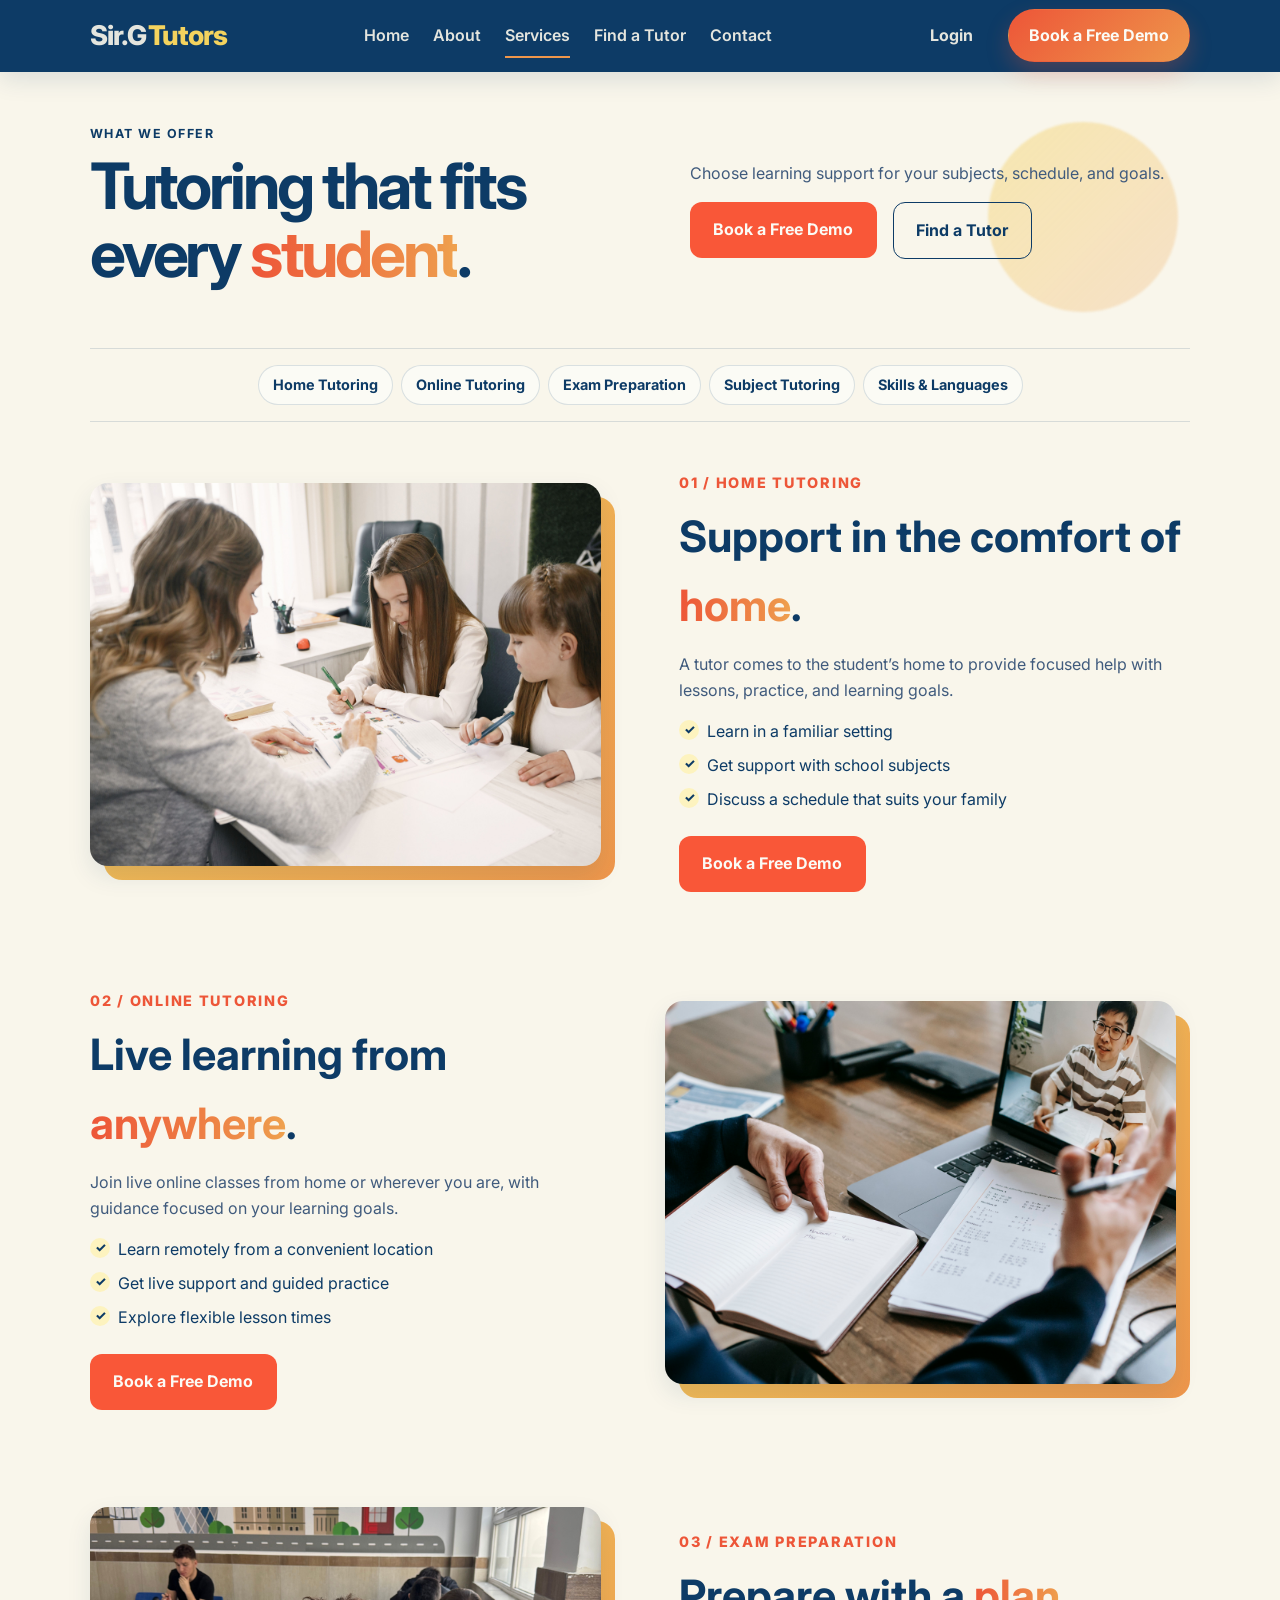
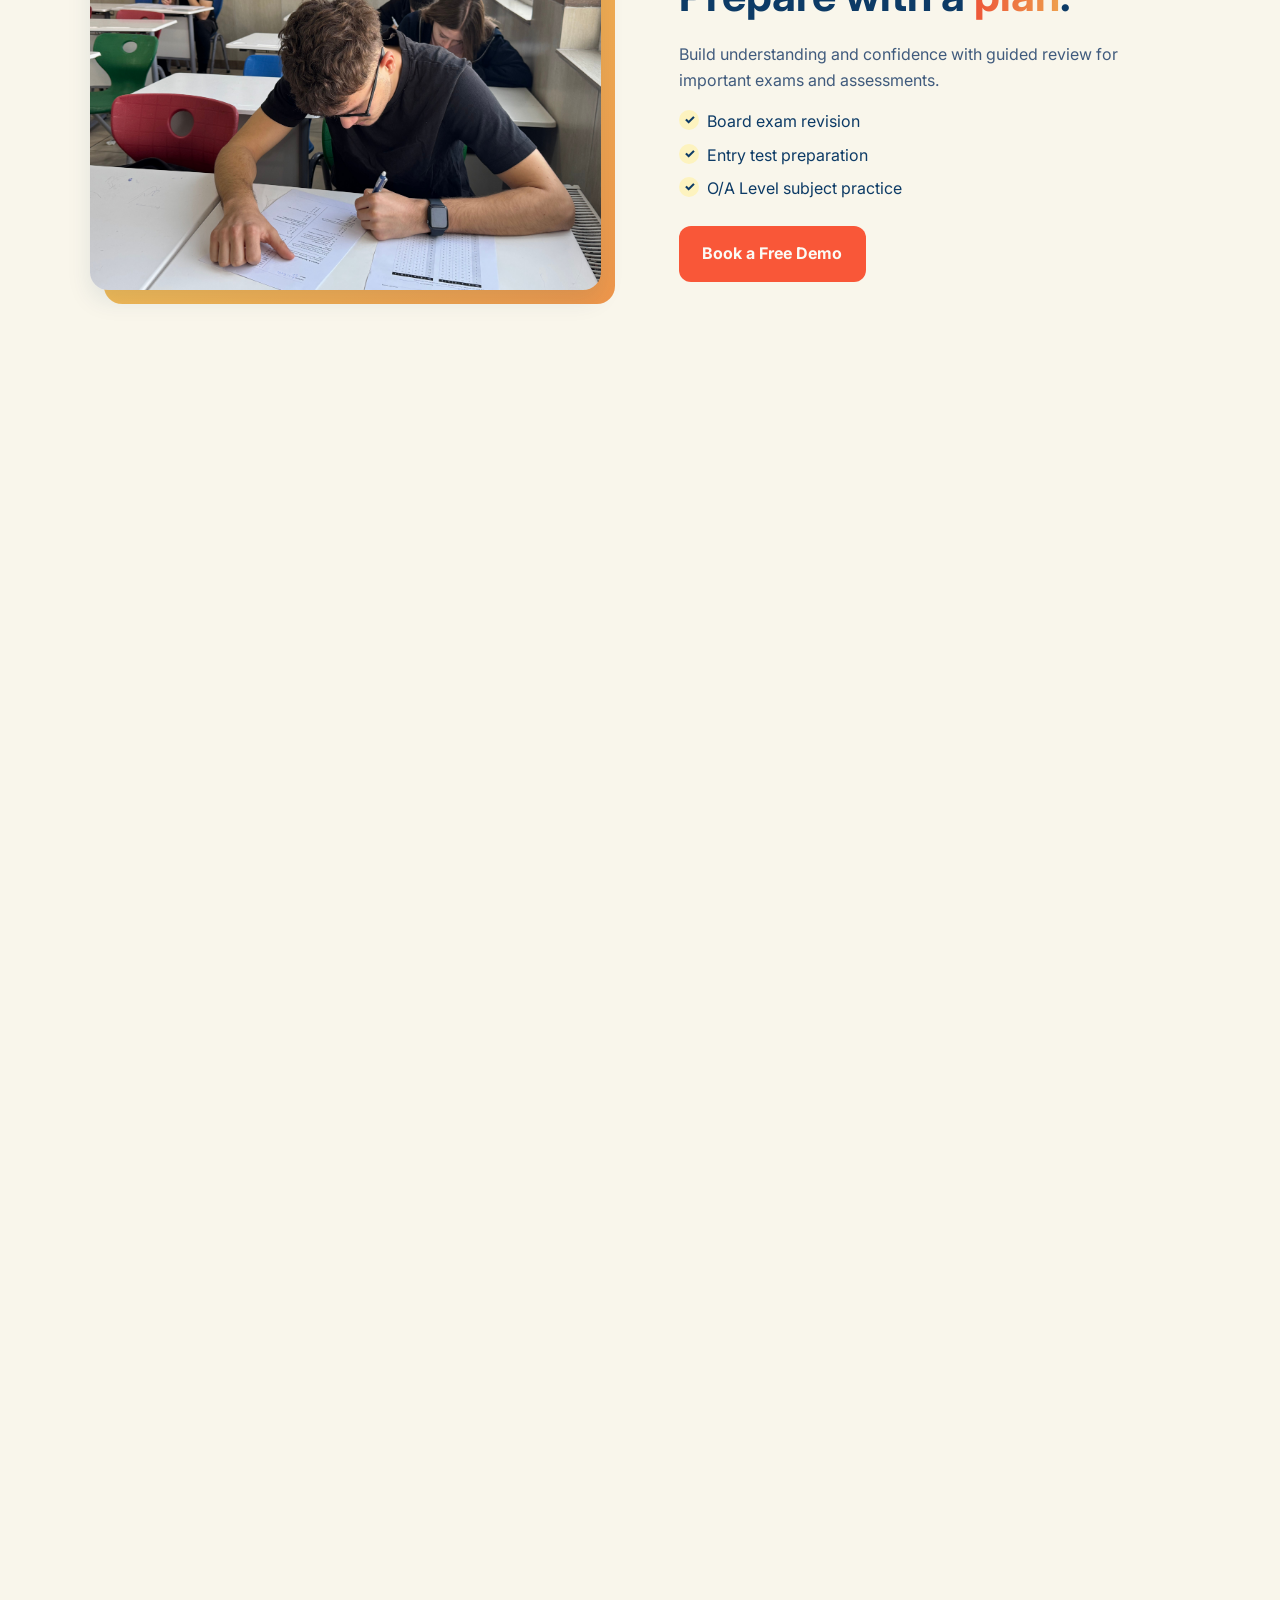
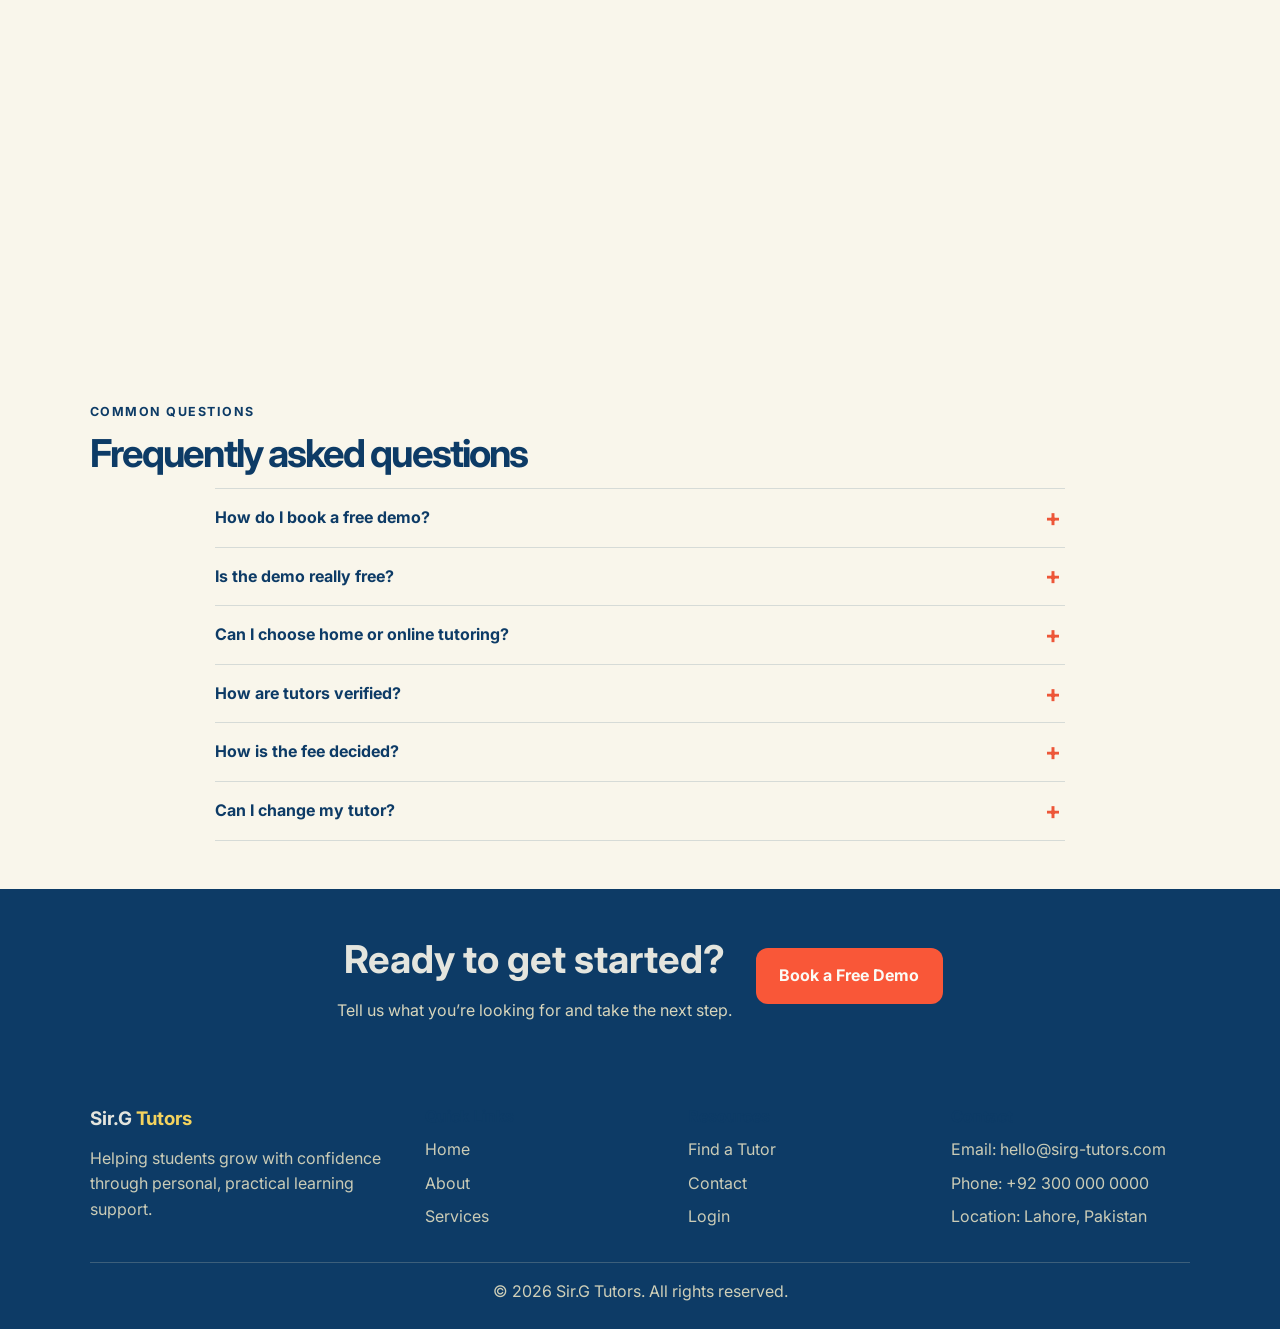
<file: services.html>
<!DOCTYPE html>
<html lang="en">
  <head>
    <meta charset="UTF-8" />
    <meta name="viewport" content="width=device-width, initial-scale=1.0" />
    <meta
      name="description"
      content="Explore home tutoring, online tutoring, exam preparation, subject support, skills, and languages with Sir.G Tutors."
    />
    <title>Services | Sir.G Tutors</title>
    <link rel="preconnect" href="https://fonts.googleapis.com" />
    <link rel="preconnect" href="https://fonts.gstatic.com" crossorigin />
    <link
      href="https://fonts.googleapis.com/css2?family=Inter:wght@400;500;600;700;800&display=swap"
      rel="stylesheet"
    />
    <link rel="stylesheet" href="css/style.css" />
    <style>
      .services-page .services-intro {
        position: relative;
        isolation: isolate;
        overflow: hidden;
      }

      .services-page .services-intro::after {
        content: "";
        position: absolute;
        z-index: -1;
        top: 18%;
        right: 8%;
        width: clamp(100px, 17vw, 190px);
        aspect-ratio: 1;
        border-radius: 50%;
        background: linear-gradient(135deg, rgba(244, 211, 94, 0.42), rgba(238, 150, 75, 0.22));
        filter: blur(1px);
      }

      .services-page .intro-copy,
      .services-page .intro-story {
        flex: 1 1 0;
        min-width: 0;
      }

      .services-page .intro-copy h1 {
        max-width: 600px;
        font-size: clamp(2.4rem, 5vw, 4rem);
        line-height: 1.06;
        letter-spacing: -0.05em;
      }

      .services-page .intro-story {
        max-width: 500px;
      }

      .services-page .intro-story p {
        color: var(--muted);
      }

      .services-page .intro-actions {
        display: flex;
        flex-wrap: wrap;
        gap: var(--space-sm);
      }

      .services-page .intro-actions .btn-primary,
      .services-page .service-booking,
      .services-page .cta-band-actions .btn-primary {
        background: #f95738;
        box-shadow: none;
      }

      .services-page .btn-outline {
        background: transparent;
        color: var(--navy);
        border-color: var(--navy);
      }

      .services-page .btn-outline:hover,
      .services-page .btn-outline:focus-visible {
        background: var(--soft-yellow);
      }

      .services-page .quick-jumps {
        display: flex;
        flex-wrap: wrap;
        justify-content: center;
        gap: var(--space-xs);
        padding: var(--space-sm) 0;
        border-top: 1px solid var(--border);
        border-bottom: 1px solid var(--border);
      }

      .services-page .quick-jumps a {
        display: inline-flex;
        min-height: 40px;
        align-items: center;
        justify-content: center;
        padding: 7px 14px;
        border: 1px solid var(--border);
        border-radius: 999px;
        background: var(--white);
        color: var(--navy);
        font-size: 0.9rem;
        font-weight: 700;
        transition: background-color 0.2s ease, transform 0.2s ease;
      }

      .services-page .quick-jumps a:hover,
      .services-page .quick-jumps a:focus-visible {
        background: var(--yellow);
        transform: translateY(-1px);
      }

      .services-page .service-row {
        scroll-margin-top: 90px;
        gap: clamp(var(--space-md), 5vw, var(--space-xl));
      }

      .services-page .service-row.split--reverse {
        flex-direction: row-reverse;
      }

      .services-page .service-image-wrap {
        position: relative;
        isolation: isolate;
        padding: 0 14px 14px 0;
      }

      .services-page .service-image-wrap::before {
        content: "";
        position: absolute;
        z-index: -1;
        inset: 14px 0 0 14px;
        border-radius: var(--radius);
        background: linear-gradient(135deg, var(--yellow), var(--orange));
      }

      .services-page .service-image {
        position: relative;
        width: 100%;
        aspect-ratio: 4 / 3;
        object-fit: cover;
        border-radius: var(--radius);
        box-shadow: 0 10px 24px rgba(13, 59, 102, 0.1);
      }

      .services-page .service-copy {
        align-self: center;
      }

      .services-page .service-number {
        display: inline-block;
        margin-bottom: var(--space-xs);
        color: var(--red);
        font-size: 0.9rem;
        font-weight: 800;
        letter-spacing: 0.12em;
      }

      .services-page .service-copy h2 {
        font-size: clamp(1.9rem, 3.4vw, 2.7rem);
      }

      .services-page .service-copy > p {
        max-width: 540px;
        color: var(--muted);
      }

      .services-page .service-features {
        margin: var(--space-sm) 0 var(--space-md);
      }

      .services-page .service-features li {
        padding-left: 28px;
      }

      .services-page .service-features li::before {
        content: "✓";
        top: 1px;
        display: grid;
        width: 20px;
        height: 20px;
        place-items: center;
        background: var(--soft-yellow);
        color: var(--navy);
        font-size: 0.8rem;
        font-weight: 800;
      }

      .services-page .service-booking {
        width: auto;
      }

      .services-page .accordion {
        max-width: 850px;
        margin: 0 auto;
        border-top: 1px solid var(--border);
      }

      .services-page .accordion-item {
        border-bottom: 1px solid var(--border);
      }

      .services-page .accordion-item summary {
        position: relative;
        padding: var(--space-sm) 36px var(--space-sm) 0;
        color: var(--navy);
        font-weight: 700;
        cursor: pointer;
        list-style: none;
      }

      .services-page .accordion-item summary::-webkit-details-marker {
        display: none;
      }

      .services-page .accordion-item summary::after {
        content: "+";
        position: absolute;
        top: 50%;
        right: 4px;
        color: var(--red);
        font-size: 1.5rem;
        transform: translateY(-50%);
      }

      .services-page .accordion-item[open] summary::after {
        content: "−";
      }

      .services-page .accordion-item summary:focus-visible {
        outline: 2px solid var(--orange);
        outline-offset: 3px;
      }

      .services-page .accordion-answer {
        max-width: 720px;
        margin: 0;
        padding: 0 36px var(--space-sm) 0;
        color: var(--muted);
      }

      .services-page .cta-band-content {
        justify-content: center;
        text-align: center;
      }

      .services-page .cta-band-actions {
        justify-content: center;
      }

      @media (max-width: 540px) {
        .services-page .services-intro {
          padding-top: var(--space-md);
        }

        .services-page .intro-actions {
          flex-direction: column;
          align-items: stretch;
        }

        .services-page .service-row,
        .services-page .service-row.split--reverse {
          flex-direction: column;
          align-items: stretch;
        }

        .services-page .service-row .service-copy {
          order: 0;
        }

        .services-page .service-row .service-image-wrap {
          order: 1;
        }

        .services-page .service-booking {
          width: 100%;
        }

        .services-page .quick-jumps {
          justify-content: flex-start;
        }
      }

      @media (prefers-reduced-motion: reduce) {
        .services-page .quick-jumps a {
          transition: none;
        }
      }
    </style>
  </head>
  <body class="services-page">
    <div class="page-loader" aria-hidden="true">
      <span class="loader-brand">
        <span class="brand-main">Sir.G</span>
        <span class="brand-accent">Tutors</span>
      </span>
    </div>

    <header class="site-header">
      <div class="container navbar">
        <a class="brand" href="index.html" aria-label="Sir.G Tutors home page">
          <span class="brand-main">Sir.G</span>
          <span class="brand-accent">Tutors</span>
        </a>

        <button class="nav-toggle" type="button" aria-expanded="false" aria-controls="nav-menu" aria-label="Toggle navigation">
          <span></span>
          <span></span>
          <span></span>
        </button>

        <div class="nav-wrap" id="nav-menu">
          <nav class="nav" aria-label="Main navigation">
            <a href="index.html">Home</a>
            <a href="about.html">About</a>
            <a class="active" href="services.html" aria-current="page">Services</a>
            <a href="find-tutor.html">Find a Tutor</a>
            <a href="contact.html">Contact</a>
          </nav>

          <div class="nav-actions">
            <a class="btn btn-login" href="login.html">Login</a>
            <a class="btn btn-primary navbar-demo" href="contact.html">Book a Free Demo</a>
          </div>
        </div>
      </div>
    </header>

    <main>
      <section class="home-section services-intro" aria-labelledby="services-title" data-animate="fade-up">
        <div class="container split">
          <div class="intro-copy">
            <span class="eyebrow">What we offer</span>
            <h1 id="services-title">Tutoring that fits every <span class="accent-text">student</span>.</h1>
          </div>
          <div class="intro-story">
            <p>Choose learning support for your subjects, schedule, and goals.</p>
            <div class="intro-actions">
              <a class="btn btn-primary" href="contact.html">Book a Free Demo</a>
              <a class="btn btn-outline" href="find-tutor.html">Find a Tutor</a>
            </div>
          </div>
        </div>
      </section>

      <nav class="container quick-jumps" aria-label="Jump to a service">
        <a href="#home-tutoring">Home Tutoring</a>
        <a href="#online-tutoring">Online Tutoring</a>
        <a href="#exam-preparation">Exam Preparation</a>
        <a href="#subject-tutoring">Subject Tutoring</a>
        <a href="#skills-languages">Skills &amp; Languages</a>
      </nav>

      <section class="home-section" id="home-tutoring" aria-labelledby="home-tutoring-title" data-animate="fade-up">
        <div class="container split service-row">
          <div class="split-image-wrap service-image-wrap">
            <img class="service-image" src="images/home-tu.jpg" alt="Student learning at home with a tutor" loading="lazy" />
          </div>
          <div class="split-copy service-copy">
            <span class="service-number">01 / HOME TUTORING</span>
            <h2 id="home-tutoring-title">Support in the comfort of <span class="accent-text">home</span>.</h2>
            <p>A tutor comes to the student’s home to provide focused help with lessons, practice, and learning goals.</p>
            <ul class="feature-list service-features">
              <li>Learn in a familiar setting</li>
              <li>Get support with school subjects</li>
              <li>Discuss a schedule that suits your family</li>
            </ul>
            <a class="btn btn-primary service-booking" href="contact.html">Book a Free Demo</a>
          </div>
        </div>
      </section>

      <section class="home-section" id="online-tutoring" aria-labelledby="online-tutoring-title" data-animate="fade-up">
        <div class="container split split--reverse service-row">
          <div class="split-image-wrap service-image-wrap">
            <img class="service-image" src="images/online.tu.jpg" alt="Student joining an online tutoring lesson" loading="lazy" />
          </div>
          <div class="split-copy service-copy">
            <span class="service-number">02 / ONLINE TUTORING</span>
            <h2 id="online-tutoring-title">Live learning from <span class="accent-text">anywhere</span>.</h2>
            <p>Join live online classes from home or wherever you are, with guidance focused on your learning goals.</p>
            <ul class="feature-list service-features">
              <li>Learn remotely from a convenient location</li>
              <li>Get live support and guided practice</li>
              <li>Explore flexible lesson times</li>
            </ul>
            <a class="btn btn-primary service-booking" href="contact.html">Book a Free Demo</a>
          </div>
        </div>
      </section>

      <section class="home-section" id="exam-preparation" aria-labelledby="exam-preparation-title" data-animate="fade-up">
        <div class="container split service-row">
          <div class="split-image-wrap service-image-wrap">
            <img class="service-image" src="images/exam.jpg" alt="Student preparing for an upcoming exam" loading="lazy" />
          </div>
          <div class="split-copy service-copy">
            <span class="service-number">03 / EXAM PREPARATION</span>
            <h2 id="exam-preparation-title">Prepare with a <span class="accent-text">plan</span>.</h2>
            <p>Build understanding and confidence with guided review for important exams and assessments.</p>
            <ul class="feature-list service-features">
              <li>Board exam revision</li>
              <li>Entry test preparation</li>
              <li>O/A Level subject practice</li>
            </ul>
            <a class="btn btn-primary service-booking" href="contact.html">Book a Free Demo</a>
          </div>
        </div>
      </section>

      <section class="home-section" id="subject-tutoring" aria-labelledby="subject-tutoring-title" data-animate="fade-up">
        <div class="container split split--reverse service-row">
          <div class="split-image-wrap service-image-wrap">
            <img class="service-image" src="images/library.jpg" alt="Student studying a school subject" loading="lazy" />
          </div>
          <div class="split-copy service-copy">
            <span class="service-number">04 / SUBJECT TUTORING</span>
            <h2 id="subject-tutoring-title">Make every subject <span class="accent-text">clearer</span>.</h2>
            <p>Get help with school subjects from primary years through higher classes.</p>
            <ul class="feature-list service-features">
              <li>Support across a range of school subjects</li>
              <li>Review concepts and classwork</li>
              <li>Build strong foundations for further study</li>
            </ul>
            <a class="btn btn-primary service-booking" href="contact.html">Book a Free Demo</a>
          </div>
        </div>
      </section>

      <section class="home-section" id="skills-languages" aria-labelledby="skills-languages-title" data-animate="fade-up">
        <div class="container split service-row">
          <div class="split-image-wrap service-image-wrap">
            <img class="service-image" src="images/E-learning.jpg" alt="Student practicing a new skill" loading="lazy" />
          </div>
          <div class="split-copy service-copy">
            <span class="service-number">05 / SKILLS &amp; LANGUAGES</span>
            <h2 id="skills-languages-title">Learn skills for <span class="accent-text">life</span>.</h2>
            <p>Explore language and practical skills that support learning at school and beyond.</p>
            <ul class="feature-list service-features">
              <li>English language learning</li>
              <li>Quran learning</li>
              <li>Computer skills and more</li>
            </ul>
            <a class="btn btn-primary service-booking" href="contact.html">Book a Free Demo</a>
          </div>
        </div>
      </section>

      <section class="stat-strip" aria-label="Sir.G Tutors experience" data-animate="fade-up">
        <div class="container stat-strip-inner">
          <div class="stat-item">
            <strong class="stat-number" data-count-up="15" data-count-suffix="+">15+</strong>
            <span>Years of Experience</span>
          </div>
          <div class="stat-item">
            <strong class="stat-number" data-count-up="30000" data-count-suffix="+">30,000+</strong>
            <span>Students Taught</span>
          </div>
        </div>
      </section>

      <section class="home-section" aria-labelledby="steps-title" data-animate="fade-up">
        <div class="container">
          <div class="section-heading">
            <span class="eyebrow">How it works</span>
            <h2 id="steps-title">Four simple steps to get started.</h2>
          </div>

          <ol class="steps-flow">
            <li class="step">
              <span class="step-number" aria-hidden="true">01</span>
              <span class="step-icon" aria-hidden="true">＋</span>
              <h3>Register</h3>
              <p>Set up your account to begin.</p>
              <small>Takes few seconds</small>
            </li>
            <li class="step">
              <span class="step-number" aria-hidden="true">02</span>
              <span class="step-icon" aria-hidden="true">✎</span>
              <h3>Create Request</h3>
              <p>Share the subject and support you need.</p>
              <small>Takes 1 min</small>
            </li>
            <li class="step">
              <span class="step-number" aria-hidden="true">03</span>
              <span class="step-icon" aria-hidden="true">◷</span>
              <h3>Free Demo</h3>
              <p>Meet and discuss your learning goals.</p>
              <small>Takes &lt; 1 day</small>
            </li>
            <li class="step">
              <span class="step-number" aria-hidden="true">04</span>
              <span class="step-icon" aria-hidden="true">✓</span>
              <h3>Start Tuition</h3>
              <p>Start lessons with a plan that suits you.</p>
              <small>Congratulations!</small>
            </li>
          </ol>
        </div>
      </section>

      <section class="home-section" aria-labelledby="faq-title" data-animate="fade-up">
        <div class="container">
          <div class="section-heading">
            <span class="eyebrow">Common questions</span>
            <h2 id="faq-title">Frequently asked questions</h2>
          </div>

          <div class="accordion">
            <details class="accordion-item">
              <summary>How do I book a free demo?</summary>
              <p class="accordion-answer">Send us a message with your learning needs and we’ll get in touch about the next step.</p>
            </details>
            <details class="accordion-item">
              <summary>Is the demo really free?</summary>
              <p class="accordion-answer">Yes. The introductory demo is free. We’ll discuss your goals and suitable options.</p>
            </details>
            <details class="accordion-item">
              <summary>Can I choose home or online tutoring?</summary>
              <p class="accordion-answer">Tell us which format you prefer and we’ll discuss available options for your needs.</p>
            </details>
            <details class="accordion-item">
              <summary>How are tutors verified?</summary>
              <p class="accordion-answer">Tutor information is reviewed as part of our matching process. Ask us for details when you get in touch.</p>
            </details>
            <details class="accordion-item">
              <summary>How is the fee decided?</summary>
              <p class="accordion-answer">Fees depend on the subject, level, schedule, and learning format. We’ll discuss details before lessons begin.</p>
            </details>
            <details class="accordion-item">
              <summary>Can I change my tutor?</summary>
              <p class="accordion-answer">Contact us if your needs change and we’ll discuss the support options available.</p>
            </details>
          </div>
        </div>
      </section>

      <section class="cta-band" aria-labelledby="services-cta-title" data-animate="fade-up">
        <div class="container cta-band-content">
          <div>
            <h2 id="services-cta-title">Ready to get started?</h2>
            <p>Tell us what you’re looking for and take the next step.</p>
          </div>
          <div class="cta-band-actions">
            <a class="btn btn-primary" href="contact.html">Book a Free Demo</a>
          </div>
        </div>
      </section>
    </main>

    <script>
      document.addEventListener("DOMContentLoaded", function () {
        const toggle = document.querySelector(".nav-toggle");
        const navWrap = document.querySelector(".nav-wrap");

        if (toggle && navWrap) {
          toggle.addEventListener("click", function () {
            const isOpen = navWrap.classList.toggle("open");
            toggle.setAttribute("aria-expanded", String(isOpen));
          });
        }
      });
    </script>

    <footer class="site-footer">
      <div class="container footer-grid">
        <div class="footer-brand">
          <h3>Sir.G <span class="accent-text-light">Tutors</span></h3>
          <p>Helping students grow with confidence through personal, practical learning support.</p>
        </div>

        <div class="footer-column">
          <h4>Quick Links</h4>
          <a href="index.html">Home</a>
          <a href="about.html">About</a>
          <a href="services.html">Services</a>
        </div>

        <div class="footer-column">
          <h4>Resources</h4>
          <a href="find-tutor.html">Find a Tutor</a>
          <a href="contact.html">Contact</a>
          <a href="login.html">Login</a>
        </div>

        <div class="footer-column">
          <h4>Contact</h4>
          <p>Email: hello@sirg-tutors.com</p>
          <p>Phone: +92 300 000 0000</p>
          <p>Location: Lahore, Pakistan</p>
        </div>
      </div>

      <div class="container footer-bottom">
        © 2026 Sir.G Tutors. All rights reserved.
      </div>
    </footer>
    <script src="js/animations.js" defer></script>
  </body>
</html>
</file>
<file: css/style.css>
:root {
  --navy: #0d3b66;
  --cream: #f9f6eae8;
  --yellow: #f4d35e;
  --orange: #ee964b;
  --red: #ed5638;
  --white: #fbfbf5;
  --page-bg: var(--cream);
  --surface: #fffdf8;
  --soft-yellow: #fdf3bf;
  --text: var(--navy);
  --muted: #405b7d;
  --border: rgba(13, 59, 102, 0.14);
  --shadow: 0 18px 40px rgba(13, 59, 102, 0.12);
  --radius: 18px;
  --radius-sm: 12px;
  --space-xs: 8px;
  --space-sm: 16px;
  --space-md: 24px;
  --space-lg: 40px;
  --space-xl: 64px;
  --container: 1100px;
}

* {
  box-sizing: border-box;
}

html {
  scroll-behavior: smooth;
}

body {
  margin: 0;
  font-family: "Inter", "Segoe UI", sans-serif;
  background: var(--page-bg);
  color: var(--text);
  line-height: 1.6;
}

h1,
h2,
h3,
h4,
h5,
h6 {
  color: var(--navy);
  margin: 0 0 12px;
}

p {
  margin: 0 0 var(--space-sm);
}

a {
  color: inherit;
  text-decoration: none;
}

img {
  max-width: 100%;
  display: block;
}

.page-loader {
  position: fixed;
  inset: 0;
  z-index: 2000;
  display: grid;
  place-items: center;
  background: var(--navy);
  opacity: 1;
  visibility: visible;
  transition: opacity 0.55s ease, visibility 0.55s ease;
}

.page-loader.is-hidden {
  opacity: 0;
  visibility: hidden;
  pointer-events: none;
}

.loader-brand {
  display: inline-flex;
  gap: 0.2em;
  font-size: clamp(1.8rem, 5vw, 3rem);
  font-weight: 800;
  letter-spacing: -0.04em;
  animation: loader-brand-pulse 1s ease-in-out infinite alternate;
}

.loader-brand .brand-main {
  color: var(--cream);
}

.loader-brand .brand-accent {
  color: var(--yellow);
}

@keyframes loader-brand-pulse {
  to {
    opacity: 0.68;
    transform: scale(0.98);
  }
}

[data-animate] {
  opacity: 0;
  transition: opacity 0.7s ease-out, transform 0.7s ease-out;
  will-change: opacity, transform;
}

[data-animate="fade-up"] {
  transform: translateY(30px);
}

[data-animate="fade-left"] {
  transform: translateX(-30px);
}

[data-animate="fade-right"] {
  transform: translateX(30px);
}

[data-animate="zoom-in"] {
  transform: scale(0.94);
}

[data-animate].is-visible {
  opacity: 1;
  transform: none;
}

.container {
  width: min(var(--container), calc(100% - 40px));
  margin: 0 auto;
}

.accent-text {
  color: var(--red);
  font-weight: 700;
  background-image: linear-gradient(
    90deg,
    var(--red) 0%,
    var(--orange) 45%,
    var(--yellow) 70%,
    var(--red) 100%
  );
  background-size: 200% auto;
  background-clip: text;
  -webkit-background-clip: text;
  -webkit-text-fill-color: transparent;
  animation: accent-shimmer 4.5s ease-in-out infinite;
}

@keyframes accent-shimmer {
  to {
    background-position: 200% center;
  }
}

.hero-heading .hero-word {
  display: inline-block;
}

.hero-heading.words-ready .hero-word {
  opacity: 0;
  filter: blur(8px);
  transform: translateY(22px);
}

.hero-heading.words-visible .hero-word {
  animation: hero-word-reveal 0.65s ease-out both;
  animation-delay: var(--word-delay, 0ms);
}

@keyframes hero-word-reveal {
  to {
    opacity: 1;
    filter: blur(0);
    transform: translateY(0);
  }
}

.hero-copy h1 .highlight {
  color: var(--navy);
  background-image: linear-gradient(transparent 58%, var(--yellow) 58%);
  background-repeat: no-repeat;
  background-position: left bottom;
  background-size: 0 100%;
  transition: background-size 0.8s ease-out;
  transition-delay: 1.3s;
}

.hero-heading.words-visible .highlight {
  background-size: 100% 100%;
}

.hero-rotator {
  min-height: 1.6em;
  margin: 0 0 var(--space-sm);
  color: var(--navy);
  font-weight: 700;
}

.typewriter-text::after {
  content: "";
  display: inline-block;
  height: 1em;
  margin-left: 0.15em;
  border-right: 2px solid var(--red);
  vertical-align: -0.12em;
  animation: typewriter-caret 0.8s steps(2, start) infinite;
}

@keyframes typewriter-caret {
  to {
    opacity: 0;
  }
}

.accent-text-alt {
  color: var(--orange);
  font-weight: 700;
}

.accent-text-light {
  color: var(--yellow);
  font-weight: 700;
}

.site-header {
  position: sticky;
  top: 0;
  z-index: 50;
  background: var(--navy);
  box-shadow: 0 8px 24px rgba(13, 59, 102, 0.12);
  transition: background-color 0.25s ease, backdrop-filter 0.25s ease, box-shadow 0.25s ease;
}

.site-header.is-scrolled {
  background: rgba(13, 59, 102, 0.85);
  backdrop-filter: blur(14px);
  -webkit-backdrop-filter: blur(14px);
  box-shadow: 0 8px 24px rgba(13, 59, 102, 0.2);
}

.navbar {
  display: flex;
  align-items: center;
  justify-content: space-between;
  min-height: 72px;
  gap: var(--space-md);
  transition: min-height 0.25s ease;
}

.site-header.is-scrolled .navbar {
  min-height: 64px;
}

.brand {
  display: inline-flex;
  align-items: center;
  gap: 0.15rem;
  font-size: 1.7rem;
  font-weight: 800;
  letter-spacing: -0.04em;
  line-height: 1;
}

.brand-main {
  color: var(--cream);
}

.brand-accent {
  color: var(--yellow);
}

.nav-wrap {
  display: flex;
  align-items: center;
  justify-content: space-between;
  gap: var(--space-md);
  flex: 1;
}

.nav {
  display: flex;
  align-items: center;
  justify-content: center;
  gap: var(--space-md);
  flex-wrap: wrap;
  flex: 1;
}

.nav a {
  position: relative;
  color: var(--cream);
  font-weight: 600;
  transition: color 0.25s ease;
  padding: 0.4rem 0;
}

.nav a::after {
  content: "";
  position: absolute;
  left: 0;
  bottom: -3px;
  width: 100%;
  height: 2px;
  background: var(--orange);
  transform: scaleX(0);
  transform-origin: left;
  transition: transform 0.25s ease;
}

.nav a:hover::after,
.nav a:focus-visible::after,
.nav a.active::after {
  transform: scaleX(1);
}

.nav a:hover,
.nav a:focus-visible {
  color: var(--orange);
}

.nav-actions {
  display: flex;
  align-items: center;
  gap: 14px;
}

.site-header .btn {
  display: inline-flex;
  align-items: center;
  justify-content: center;
  border-radius: 999px;
  padding: 0.8rem 1.25rem;
  font-weight: 700;
  transition: transform 0.2s ease, background-color 0.2s ease, border-color 0.2s ease, color 0.2s ease;
  text-decoration: none;
}

.site-header .btn:hover,
.site-header .btn:focus-visible {
  transform: translateY(-1px);
}

.site-header .btn-primary:hover,
.site-header .btn-primary:focus-visible {
  transform: translate3d(
    var(--magnetic-x, 0px),
    calc(var(--magnetic-y, 0px) - 1px),
    0
  );
}

.btn-login {
  background: transparent;
  color: var(--cream);
  border: 1.5px solid rgba(250, 240, 202, 0.7);
}

.btn-login:hover,
.btn-login:focus-visible {
  background: rgba(250, 240, 202, 0.08);
  border-color: var(--cream);
}

.navbar-demo {
  background: var(--red);
  color: var(--white);
  box-shadow: none;
}

.navbar-demo:hover,
.navbar-demo:focus-visible {
  background: #de5134;
}

.nav-toggle {
  display: none;
  width: 48px;
  height: 42px;
  border: 1px solid rgba(250, 240, 202, 0.3);
  border-radius: 12px;
  background: transparent;
  padding: 0.7rem 0.75rem;
  cursor: pointer;
}

.nav-toggle span {
  display: block;
  width: 100%;
  height: 2px;
  background: var(--cream);
  margin: 5px 0;
  border-radius: 999px;
  transition: transform 0.2s ease, opacity 0.2s ease;
}

.btn {
  display: inline-flex;
  align-items: center;
  justify-content: center;
  border-radius: 12px;
  padding: 0.9rem 1.4rem;
  font-weight: 700;
  transition: transform 0.2s ease, box-shadow 0.2s ease, background-color 0.2s ease;
  border: 1px solid transparent;
  cursor: pointer;
}

.btn:hover,
.btn:focus-visible {
  transform: translateY(-1px);
}

.btn-primary {
  position: relative;
  overflow: hidden;
  background: linear-gradient(135deg, var(--red), var(--orange));
  color: var(--white);
  box-shadow: 0 10px 22px rgba(249, 87, 56, 0.25);
  transform: translate3d(var(--magnetic-x, 0px), var(--magnetic-y, 0px), 0);
  will-change: transform;
}

.btn-primary::after {
  content: "";
  position: absolute;
  inset: -30% auto -30% -45%;
  width: 35%;
  background: linear-gradient(
    90deg,
    transparent,
    rgba(255, 255, 255, 0.35),
    transparent
  );
  transform: skewX(-22deg);
  pointer-events: none;
}

.btn-primary:hover::after,
.btn-primary:focus-visible::after {
  animation: button-shine 0.75s ease-out;
}

@keyframes button-shine {
  to {
    transform: translateX(490%) skewX(-22deg);
  }
}

.btn-primary:hover,
.btn-primary:focus-visible {
  background: linear-gradient(135deg, #e64c2d, #df7d39);
  transform: translate3d(
    var(--magnetic-x, 0px),
    calc(var(--magnetic-y, 0px) - 1px),
    0
  );
}

.btn-secondary {
  background: var(--orange);
  color: var(--navy);
  border-color: rgba(13, 59, 102, 0.2);
}

.btn-secondary:hover,
.btn-secondary:focus-visible {
  background: #e08d44;
}

.hero {
  --parallax-x: 0px;
  --parallax-y: 0px;
  position: relative;
  isolation: isolate;
  overflow: hidden;
  background: linear-gradient(135deg, rgba(244, 211, 94, 0.22), rgba(255, 255, 255, 0.78));
  max-height: 80vh;
  padding: clamp(32px, 5vw, var(--space-xl)) 0;
}

.hero::before,
.hero::after,
.hero-content::before {
  content: "";
  position: absolute;
  z-index: 0;
  pointer-events: none;
  filter: blur(2px);
  opacity: 0.48;
  animation: hero-shape-drift 18s ease-in-out infinite alternate;
  will-change: transform;
}

.hero::before {
  width: 230px;
  height: 230px;
  left: 8%;
  top: 10%;
  border-radius: 50%;
  background: rgba(244, 211, 94, 0.27);
  translate: var(--parallax-x) var(--parallax-y);
}

.hero::after {
  width: 300px;
  height: 240px;
  right: 8%;
  bottom: 8%;
  border-radius: 46% 54% 62% 38% / 48% 42% 58% 52%;
  background: rgba(238, 150, 75, 0.16);
  translate: calc(var(--parallax-x) * -0.7) calc(var(--parallax-y) * -0.7);
  animation-delay: -7s;
}

.hero-content::before {
  width: 130px;
  height: 130px;
  right: 43%;
  top: 5%;
  border-radius: 50%;
  background: rgba(249, 87, 56, 0.12);
  translate: calc(var(--parallax-x) * 0.5) calc(var(--parallax-y) * 0.5);
  animation-delay: -12s;
}

@keyframes hero-shape-drift {
  to {
    transform: translateY(18px);
  }
}

.hero-content {
  position: relative;
  z-index: 1;
  display: grid;
  grid-template-columns: 1.2fr 0.8fr;
  gap: var(--space-md);
  align-items: center;
}

.hero-content > * {
  position: relative;
  z-index: 1;
}

.subject-marquee {
  overflow: hidden;
  padding: var(--space-sm) 0;
  background: var(--navy);
}

.marquee-track {
  display: flex;
  width: max-content;
  animation: subjects-marquee 32s linear infinite;
  will-change: transform;
}

.subject-marquee:hover .marquee-track {
  animation-play-state: paused;
}

.marquee-group {
  display: flex;
  flex: 0 0 auto;
  align-items: center;
  gap: var(--space-sm);
  padding: 0 8px;
}

.subject-pill {
  display: inline-flex;
  align-items: center;
  min-height: 44px;
  padding: 0.55rem 1.15rem;
  border: 1px solid rgba(250, 240, 202, 0.4);
  border-radius: 999px;
  background: var(--cream);
  color: var(--navy);
  font-weight: 700;
  white-space: nowrap;
}

@keyframes subjects-marquee {
  to {
    transform: translateX(-50%);
  }
}

.scroll-progress {
  position: fixed;
  inset: 0 0 auto;
  z-index: 1000;
  height: 3px;
  background: transparent;
  pointer-events: none;
}

.scroll-progress-bar {
  width: 100%;
  height: 100%;
  background: var(--red);
  transform: scaleX(0);
  transform-origin: left center;
  will-change: transform;
}

.eyebrow {
  display: inline-block;
  font-size: 0.78rem;
  letter-spacing: 0.12em;
  text-transform: uppercase;
  color: var(--navy);
  font-weight: 700;
  margin-bottom: var(--space-xs);
}

.hero-copy h1 {
  font-size: clamp(2.6rem, 4vw, 4.2rem);
  line-height: 1.05;
  letter-spacing: -0.06em;
  margin: 0 0 var(--space-xs);
  color: var(--navy);
}

.hero-copy p {
  margin: 0 0 var(--space-sm);
  font-size: 1.08rem;
  color: var(--muted);
  max-width: 620px;
}

.hero-actions {
  display: flex;
  gap: var(--space-sm);
  flex-wrap: nowrap;
}

.hero-visual {
  background: rgba(255, 255, 255, 0.7);
  border: 1px solid var(--border);
  border-radius: 28px;
  box-shadow: var(--shadow);
  padding: var(--space-md);
}

.feature-panel {
  background: linear-gradient(180deg, var(--soft-yellow), var(--white));
  border: 1px solid var(--border);
  border-radius: 20px;
  padding: var(--space-md);
}

.feature-panel h3 {
  margin: 0 0 var(--space-xs);
  font-size: 1.4rem;
  color: var(--navy);
}

.feature-panel p {
  margin: 0;
  color: var(--muted);
}

.mini-list {
  list-style: none;
  padding: 0;
  margin: var(--space-sm) 0 0;
  display: grid;
  gap: var(--space-xs);
}

.mini-list li {
  display: flex;
  align-items: center;
  gap: var(--space-xs);
  color: var(--navy);
  font-weight: 600;
}

.mini-list li::before {
  content: "";
  width: 12px;
  height: 12px;
  border-radius: 50%;
  background: var(--orange);
  box-shadow: 0 0 0 4px rgba(238, 150, 75, 0.18);
}

.section {
  padding: clamp(32px, 5vw, var(--space-xl)) 0;
}

.section-heading {
  max-width: 680px;
  margin: 0 0 12px;
}

.section-heading h1,
.section-heading h2 {
  margin: 0;
  font-size: clamp(2rem, 3vw, 2.8rem);
  line-height: 1.2;
  letter-spacing: -0.05em;
  color: var(--navy);
}

.section-heading p {
  margin: 0;
}

.stats-grid {
  display: grid;
  grid-template-columns: repeat(2, minmax(0, 1fr));
  gap: var(--space-md);
}

.services-grid {
  display: grid;
  grid-template-columns: repeat(3, minmax(0, 1fr));
  gap: var(--space-md);
}

.stat-card,
.service-card {
  --card-tilt-x: 0deg;
  --card-tilt-y: 0deg;
  --card-lift: 0px;
  --card-reveal-y: 0px;
  --spotlight-x: 50%;
  --spotlight-y: 50%;
  position: relative;
  isolation: isolate;
  background: var(--white);
  border: 1px solid var(--border);
  border-top: 6px solid var(--yellow);
  border-radius: 16px;
  padding: var(--space-md);
  box-shadow: 0 10px 24px rgba(13, 59, 102, 0.08);
  transform: perspective(900px) rotateX(var(--card-tilt-x)) rotateY(var(--card-tilt-y)) translateY(var(--card-reveal-y)) translateY(var(--card-lift));
  transition: transform 0.35s ease, box-shadow 0.35s ease;
  will-change: transform;
}

.stat-card::after,
.service-card::after {
  content: "";
  position: absolute;
  inset: 0;
  z-index: 0;
  border-radius: inherit;
  background: radial-gradient(
    circle at var(--spotlight-x) var(--spotlight-y),
    rgba(244, 211, 94, 0.2),
    transparent 58%
  );
  opacity: 0;
  transition: opacity 0.25s ease;
  pointer-events: none;
}

.stat-card::before,
.service-card::before {
  content: "";
  position: absolute;
  inset: -2px;
  z-index: 2;
  padding: 2px;
  border-radius: inherit;
  background: conic-gradient(
    from var(--gradient-angle),
    var(--yellow),
    var(--orange),
    var(--red),
    var(--navy),
    var(--yellow)
  );
  opacity: 0;
  transition: opacity 0.25s ease;
  -webkit-mask: linear-gradient(#fff 0 0) content-box, linear-gradient(#fff 0 0);
  -webkit-mask-composite: xor;
  mask: linear-gradient(#fff 0 0) content-box, linear-gradient(#fff 0 0);
  mask-composite: exclude;
  pointer-events: none;
}

.stat-card > *,
.service-card > * {
  position: relative;
  z-index: 1;
}

@property --gradient-angle {
  syntax: "<angle>";
  initial-value: 0deg;
  inherits: false;
}

.stat-card.card-reveal,
.service-card.card-reveal {
  --card-reveal-y: 28px;
  opacity: 0;
  transition: opacity 0.65s ease-out, transform 0.65s ease-out, box-shadow 0.35s ease;
}

.stat-card.card-reveal.card-visible,
.service-card.card-reveal.card-visible {
  --card-reveal-y: 0px;
  opacity: 1;
}

.stat-card:hover,
.service-card:hover {
  --card-lift: -6px;
  box-shadow: 0 20px 38px rgba(13, 59, 102, 0.18);
}

.stat-card:hover::after,
.service-card:hover::after,
.stat-card:hover::before,
.service-card:hover::before {
  opacity: 1;
}

.stat-card:hover::before,
.service-card:hover::before {
  animation: rotate-card-border 5s linear infinite;
}

@keyframes rotate-card-border {
  to {
    --gradient-angle: 360deg;
  }
}

.stat-card:nth-child(3n + 2),
.service-card:nth-child(3n + 2) {
  border-top-color: var(--orange);
}

.stat-card:nth-child(3n),
.service-card:nth-child(3n) {
  border-top-color: var(--red);
}

.stat-card {
  text-align: center;
}

.stat-card h3::before {
  content: "✦";
  width: 56px;
  height: 56px;
  margin: 0 auto 16px;
  display: grid;
  place-items: center;
  border-radius: 50%;
  background: var(--yellow);
  color: var(--navy);
  font-size: 1.6rem;
  font-weight: 700;
  transition: transform 0.3s ease;
}

.stat-card:nth-child(2) h3::before {
  background: var(--orange);
}

.service-card::before {
  content: "";
}

.stat-card h3 {
  font-size: clamp(2rem, 3vw, 2.6rem);
  margin: 0 0 0.4rem;
  color: var(--red);
  letter-spacing: -0.05em;
}

.service-card p {
  margin: 0;
  color: var(--muted);
}

.stat-card p {
  margin: 0;
  color: var(--navy);
}

.service-card {
  display: flex;
  flex-direction: column;
  gap: var(--space-xs);
}

.service-icon {
  width: 56px;
  height: 56px;
  display: grid;
  place-items: center;
  border-radius: 50%;
  background: var(--yellow);
  color: var(--navy);
  font-size: 1.5rem;
  font-weight: 700;
  flex: 0 0 auto;
}

.stat-card:hover h3::before,
.service-card:hover .service-icon {
  animation: card-icon-float 1.4s ease-in-out infinite;
}

@keyframes card-icon-float {
  50% {
    transform: translateY(-5px);
  }
}

@media (hover: none), (pointer: coarse) {
  .stat-card,
  .service-card {
    transform: translateY(var(--card-reveal-y)) translateY(var(--card-lift));
  }

  .stat-card::before,
  .service-card::before {
    display: none;
  }

  .stat-card::after,
  .service-card::after,
  .stat-card:hover h3::before,
  .service-card:hover .service-icon {
    animation: none;
    opacity: 0;
  }
}

.service-card:nth-child(3n + 2) .service-icon {
  background: var(--orange);
}

.service-card:nth-child(3n) .service-icon {
  background: var(--yellow);
}

.service-card h2,
.service-card h3 {
  margin: 0;
  font-size: 1.45rem;
  color: var(--navy);
}

.service-card a {
  margin-top: auto;
  color: var(--navy);
  font-weight: 700;
}

.contact-form {
  display: grid;
  gap: 16px;
  width: 100%;
}

.contact-form label {
  display: grid;
  gap: 6px;
  color: var(--navy);
  font-weight: 600;
}

.contact-form input,
.contact-form textarea {
  width: 100%;
  border: 1px solid var(--border);
  border-radius: var(--radius-sm);
  padding: 0.8rem 0.9rem;
  background: var(--white);
  color: var(--text);
  font: inherit;
}

.contact-form textarea {
  min-height: 140px;
  resize: vertical;
}

.contact-form input:focus-visible,
.contact-form textarea:focus-visible {
  outline: 3px solid rgba(238, 150, 75, 0.35);
  border-color: var(--orange);
}

.contact-form .btn {
  justify-self: start;
}

.contact-form p {
  margin: 0;
  color: var(--muted);
  font-size: 0.9rem;
}

.site-footer {
  background: var(--navy);
  color: var(--cream);
  padding: var(--space-lg) 0 var(--space-md);
}

.footer-grid {
  display: grid;
  grid-template-columns: 1.3fr 1fr 1fr 1fr;
  gap: var(--space-md);
}

.footer-brand h3 {
  color: var(--cream);
  margin: 0 0 12px;
}

.footer-column h4,
.footer-column p {
  margin: 0;
}

.footer-brand p,
.footer-column a,
.footer-column p {
  color: rgba(250, 240, 202, 0.8);
}

.footer-column {
  display: flex;
  flex-direction: column;
  gap: var(--space-xs);
}

.footer-bottom {
  border-top: 1px solid rgba(250, 240, 202, 0.2);
  margin-top: var(--space-md);
  padding-top: var(--space-sm);
  text-align: center;
  color: rgba(250, 240, 202, 0.82);
}

@media (max-width: 860px) {
  .stats-grid,
  .services-grid {
    grid-template-columns: repeat(2, minmax(0, 1fr));
  }

  .nav-toggle {
    display: block;
  }

  .nav-wrap {
    position: absolute;
    left: 16px;
    right: 16px;
    top: calc(100% + 8px);
    display: flex;
    flex-direction: column;
    align-items: stretch;
    gap: var(--space-sm);
    padding: 0 18px;
    max-height: 0;
    overflow: hidden;
    opacity: 0;
    visibility: hidden;
    background: rgba(13, 59, 102, 0.98);
    border: 1px solid rgba(250, 240, 202, 0.12);
    border-radius: 18px;
    box-shadow: 0 16px 30px rgba(13, 59, 102, 0.18);
    transition: max-height 0.28s ease, opacity 0.2s ease, padding 0.28s ease, visibility 0.2s ease;
  }

  .nav-wrap.open {
    max-height: 420px;
    opacity: 1;
    visibility: visible;
    padding: 20px 18px;
  }

  .nav {
    display: flex;
    flex-direction: column;
    align-items: flex-start;
    gap: 16px;
  }

  .nav-actions {
    width: 100%;
    flex-direction: column;
    align-items: stretch;
  }

  .site-header .btn {
    width: 100%;
  }

  .navbar {
    position: relative;
    justify-content: space-between;
    min-height: 72px;
  }

  .hero-content,
  .footer-grid {
    grid-template-columns: 1fr;
  }

}

@media (max-width: 540px) {
  .stats-grid,
  .services-grid {
    grid-template-columns: 1fr;
  }

  .hero {
    padding: var(--space-sm) 0;
  }

  .hero-copy h1 {
    font-size: clamp(1.9rem, 7.5vw, 2.35rem);
  }

  .hero-visual {
    display: none;
  }

  .brand {
    font-size: 1.4rem;
  }

  .hero-actions {
    flex-direction: column;
    align-items: stretch;
  }

  .btn {
    width: 100%;
  }
}

@media (prefers-reduced-motion: reduce) {
  *,
  *::before,
  *::after {
    animation: none !important;
    transition: none !important;
    scroll-behavior: auto !important;
  }

  [data-animate] {
    opacity: 1;
    transform: none;
    will-change: auto;
  }

  .hero::before,
  .hero::after,
  .hero-content::before {
    animation: none;
    translate: none;
    will-change: auto;
  }

  .btn-primary {
    transform: none;
    will-change: auto;
  }

  .btn-primary::after {
    display: none;
  }

  .loader-brand {
    animation: none;
  }

  .marquee-track {
    animation: none;
    width: auto;
    flex-wrap: wrap;
    justify-content: center;
  }

  .marquee-group[aria-hidden="true"] {
    display: none;
  }

  .accent-text {
    color: var(--red);
    background-image: none;
    -webkit-text-fill-color: currentColor;
  }

  .hero-heading.words-ready .hero-word {
    opacity: 1;
    filter: none;
    transform: none;
  }

  .hero-copy h1 .highlight,
  .hero-heading.words-visible .highlight {
    background-size: 100% 100%;
    transition: none;
  }
}

.home-page .hero {
  padding: clamp(24px, 4vw, 48px) 0;
}

.home-page .hero-content {
  grid-template-columns: minmax(0, 1fr) minmax(0, 1fr);
}

.home-page .hero-copy h1 {
  font-size: clamp(2.8rem, 5vw, 4.5rem);
  line-height: 1.05;
}

.home-page .hero-copy p {
  max-width: 520px;
}

.image-collage {
  position: relative;
  width: 100%;
  height: clamp(280px, 34vw, 390px);
}

.collage-image {
  position: absolute;
  object-fit: cover;
  border: 6px solid var(--white);
  border-radius: var(--radius);
  box-shadow: var(--shadow);
}

.collage-image-main {
  top: 8%;
  left: 0;
  width: 70%;
  height: 84%;
}

.collage-image-top {
  top: 0;
  right: 0;
  width: 48%;
  height: 48%;
}

.collage-image-bottom {
  right: 2%;
  bottom: 0;
  width: 46%;
  height: 46%;
}

.stat-strip {
  background: var(--navy);
  color: var(--cream);
  padding: var(--space-md) 0;
}

.stat-strip-inner {
  display: flex;
  align-items: center;
  justify-content: center;
  gap: var(--space-lg);
}

.stat-item {
  display: flex;
  flex: 1 1 0;
  flex-direction: column;
  align-items: center;
  gap: 0;
  text-align: center;
}

.stat-item + .stat-item {
  border-left: 1px solid rgba(250, 240, 202, 0.55);
}

.stat-item strong {
  color: var(--yellow);
  font-size: clamp(3.5rem, 7vw, 4.5rem);
  line-height: 1.2;
  white-space: nowrap;
}

.stat-item span {
  color: var(--cream);
  font-size: clamp(1rem, 2vw, 1.2rem);
  font-weight: 600;
}

.home-section {
  padding: clamp(32px, 4vw, 48px) 0;
}

.about-page .mission-vision {
  display: grid;
  grid-template-columns: repeat(2, minmax(0, 1fr));
  gap: var(--space-lg);
}

.about-page .mission-vision article {
  position: relative;
  min-height: 220px;
  overflow: hidden;
  padding: 32px;
  border-radius: 24px;
  box-shadow: 0 14px 32px rgba(13, 59, 102, 0.12);
  transition: transform 0.25s ease, box-shadow 0.25s ease;
}

.about-page .mission-panel {
  background: #0d3b66;
  color: #faf0ca;
}

.about-page .vision-panel {
  background: #f4d35e;
  color: #0d3b66;
}

.about-page .mission-vision h2 {
  position: relative;
  z-index: 1;
  margin: 0 0 var(--space-sm);
  font-size: clamp(1.9rem, 3vw, 2.6rem);
  line-height: 1.15;
}

.about-page .mission-panel h2 {
  color: #f4d35e;
}

.about-page .vision-panel h2 {
  color: #0d3b66;
}

.about-page .mission-vision p {
  position: relative;
  z-index: 1;
  max-width: 430px;
  margin: 0;
  font-size: 1.05rem;
  font-weight: 500;
}

.about-page .mission-panel p {
  color: #faf0ca;
}

.about-page .mission-vision-icon {
  position: absolute;
  right: 18px;
  bottom: -18px;
  z-index: 0;
  font-size: clamp(7rem, 12vw, 10rem);
  font-weight: 800;
  line-height: 1;
  user-select: none;
}

.about-page .mission-icon {
  color: rgba(250, 240, 202, 0.12);
}

.about-page .vision-icon {
  color: rgba(13, 59, 102, 0.14);
}

.about-page .mission-vision article:hover {
  transform: translateY(-5px);
  box-shadow: 0 20px 38px rgba(13, 59, 102, 0.18);
}

@media (max-width: 860px) {
  .about-page .mission-vision {
    grid-template-columns: 1fr;
    gap: var(--space-md);
  }
}

.about-page .values-list {
  display: grid;
  width: 100%;
  grid-template-columns: repeat(2, minmax(0, 1fr));
  gap: var(--space-md);
  margin-top: var(--space-md);
}

.about-page .values-list .value-card {
  position: relative;
  min-height: 190px;
  overflow: hidden;
  padding: 24px;
  border-radius: 20px;
  box-shadow: 0 12px 28px rgba(13, 59, 102, 0.08);
  opacity: 0;
  transform: translateY(24px);
  transition: opacity 0.55s ease, transform 0.55s ease, box-shadow 0.25s ease;
  transition-delay: var(--value-delay, 0ms);
}

.about-page .values-list .value-card::before {
  display: none;
}

.about-page .values-list .value-card.is-visible {
  opacity: 1;
  transform: translateY(0);
}

.about-page .value-card-yellow {
  background: #fdf3bf;
}

.about-page .value-card-orange {
  background: rgba(238, 150, 75, 0.22);
}

.about-page .value-card-cream {
  background: #f9f6ea;
}

.about-page .value-card-blue {
  background: rgba(13, 59, 102, 0.09);
}

.about-page .value-icon {
  position: relative;
  z-index: 1;
  display: grid;
  width: 64px;
  height: 64px;
  margin-bottom: 18px;
  place-items: center;
  border-radius: 50%;
  background: var(--yellow);
  color: var(--navy);
  font-size: 1.65rem;
  font-weight: 800;
  transition: transform 0.25s ease;
}

.about-page .value-card-orange .value-icon {
  background: var(--orange);
}

.about-page .value-card-blue .value-icon {
  background: rgba(244, 211, 94, 0.92);
}

.about-page .value-number {
  position: absolute;
  right: 18px;
  bottom: -14px;
  color: rgba(13, 59, 102, 0.09);
  font-size: clamp(5rem, 9vw, 7rem);
  font-weight: 800;
  line-height: 1;
  user-select: none;
}

.about-page .value-title {
  position: relative;
  z-index: 1;
  display: block;
  margin-bottom: 4px;
  color: var(--navy);
  font-size: 1.25rem;
  font-weight: 800;
}

.about-page .value-description {
  position: relative;
  z-index: 1;
  margin: 0;
  color: var(--muted);
  line-height: 1.5;
}

.about-page .values-list .value-card:hover {
  transform: translateY(-5px);
  box-shadow: 0 18px 34px rgba(13, 59, 102, 0.14);
}

.about-page .values-list .value-card:hover .value-icon {
  transform: rotate(8deg);
}

@media (max-width: 540px) {
  .about-page .values-list {
    grid-template-columns: 1fr;
  }
}

.about-page .journey-heading {
  max-width: none;
  margin: 0 auto var(--space-lg);
  text-align: center;
}

.about-page .journey-heading h2 {
  color: var(--navy);
}

.about-page .journey-heading h2 span {
  color: var(--orange);
}

.about-page .journey-heading p {
  margin: 6px 0 0;
  color: var(--muted);
}

.about-page .timeline {
  position: relative;
  max-width: 900px;
  margin: 0 auto;
  padding: 0;
  list-style: none;
}

.about-page .timeline::before {
  content: "";
  position: absolute;
  top: 10px;
  bottom: 10px;
  left: 50%;
  border-left: 2px solid rgba(13, 59, 102, 0.24);
  transform: translateX(-1px);
}

.about-page .timeline-entry {
  position: relative;
  width: 50%;
  min-height: 170px;
  opacity: 0;
  transition: opacity 0.65s ease, transform 0.65s ease;
}

.about-page .timeline-entry-left {
  left: 0;
  padding-right: 44px;
  transform: translateX(-45px);
}

.about-page .timeline-entry-right {
  left: 50%;
  padding-left: 44px;
  transform: translateX(45px);
}

.about-page .timeline-entry.is-visible {
  opacity: 1;
  transform: translateX(0);
}

.about-page .timeline-entry::before {
  content: "";
  position: absolute;
  z-index: 2;
  top: 30px;
  width: 28px;
  height: 28px;
  border: 6px solid var(--yellow);
  border-radius: 50%;
  background: var(--orange);
  box-shadow: 0 5px 14px rgba(13, 59, 102, 0.16);
  transform: scale(0.55);
  transition: transform 0.45s ease 0.18s;
}

.about-page .timeline-entry-left::before {
  right: -18px;
}

.about-page .timeline-entry-right::before {
  left: -18px;
}

.about-page .timeline-entry.is-visible::before {
  transform: scale(1);
}

.about-page .timeline-card {
  width: 100%;
  min-height: 140px;
  padding: 20px 24px;
  border-top: 5px solid var(--yellow);
  border-radius: 16px;
  background: var(--white);
  box-shadow: 0 12px 28px rgba(13, 59, 102, 0.1);
}

.about-page .timeline-entry:nth-child(3n + 2) .timeline-card {
  border-top-color: var(--orange);
}

.about-page .timeline-entry:nth-child(3n) .timeline-card {
  border-top-color: #f95738;
}

.about-page .timeline-year {
  display: inline-block;
  margin-bottom: 6px;
  padding: 3px 10px;
  border-radius: 999px;
  background: var(--navy);
  color: var(--cream);
  font-size: 0.82rem;
  font-weight: 800;
  letter-spacing: 0.04em;
}

.about-page .timeline-card h3 {
  margin: 0 0 4px;
  color: var(--navy);
  font-size: 1.15rem;
}

.about-page .timeline-card p {
  margin: 0;
  color: var(--muted);
  line-height: 1.5;
}

@media (max-width: 860px) {
  .about-page .timeline {
    max-width: 620px;
  }

  .about-page .timeline::before {
    left: 17px;
  }

  .about-page .timeline-entry,
  .about-page .timeline-entry-left,
  .about-page .timeline-entry-right {
    left: 0;
    width: 100%;
    min-height: 0;
    margin-bottom: var(--space-md);
    padding: 0 0 0 52px;
    transform: translateX(35px);
  }

  .about-page .timeline-entry.is-visible {
    transform: translateX(0);
  }

  .about-page .timeline-entry::before,
  .about-page .timeline-entry-left::before,
  .about-page .timeline-entry-right::before {
    left: 0;
    right: auto;
  }

  .about-page .timeline-card {
    min-height: 0;
  }
}

.home-page .section-heading {
  margin-bottom: var(--space-md);
}

.home-page .home-section[aria-labelledby="steps-title"] {
  padding-bottom: var(--space-md);
}

.steps-flow {
  position: relative;
  display: grid;
  grid-template-columns: repeat(4, minmax(0, 1fr));
  list-style: none;
  margin: 0;
  padding: 0;
  gap: var(--space-md);
}

.steps-flow::before {
  content: "";
  position: absolute;
  z-index: 0;
  top: 24px;
  left: 8%;
  right: 8%;
  border-top: 2px dashed rgba(13, 59, 102, 0.35);
}

.step {
  position: relative;
  z-index: 1;
  display: flex;
  flex-direction: column;
  min-width: 0;
  min-height: 220px;
  padding: 34px 20px 20px;
  border: 1px solid var(--border);
  border-top: 5px solid var(--yellow);
  border-radius: 16px;
  background: var(--white);
  box-shadow: 0 10px 24px rgba(13, 59, 102, 0.08);
  transition: opacity 0.55s ease, transform 0.55s ease, box-shadow 0.25s ease;
  transition-delay: var(--step-delay, 0ms);
}

.step:nth-child(3n + 2) {
  border-top-color: var(--orange);
}

.step:nth-child(3n) {
  border-top-color: var(--red);
}

.step:hover {
  transform: translateY(-5px);
  box-shadow: 0 16px 30px rgba(13, 59, 102, 0.15);
}

.step-reveal {
  opacity: 0;
  transform: translateY(20px);
}

.step-reveal.is-visible {
  opacity: 1;
  transform: translateY(0);
}

.step:hover {
  transform: translateY(-5px);
}

.step-number {
  position: absolute;
  z-index: 2;
  top: -24px;
  left: 20px;
  display: grid;
  width: 48px;
  height: 48px;
  place-items: center;
  border: 4px solid var(--white);
  border-radius: 50%;
  background: var(--yellow);
  color: var(--navy);
  font-size: 1.1rem;
  font-weight: 800;
  box-shadow: 0 5px 14px rgba(13, 59, 102, 0.16);
  transition: transform 0.25s ease;
}

.step:nth-child(3n + 2) .step-number {
  background: var(--orange);
}

.step:nth-child(3n) .step-number {
  background: var(--red);
  color: var(--white);
}

.step:hover .step-number {
  transform: scale(1.14);
}

.step-icon {
  display: grid;
  width: 38px;
  height: 38px;
  margin-bottom: var(--space-xs);
  place-items: center;
  border-radius: 50%;
  background: var(--soft-yellow);
  color: var(--navy);
  font-size: 1.25rem;
  font-weight: 700;
}

.step h3 {
  margin-bottom: var(--space-xs);
  font-size: 1.15rem;
}

.step p {
  flex: 1;
  margin-bottom: var(--space-xs);
  color: var(--muted);
  font-size: 0.95rem;
}

.step small {
  align-self: flex-start;
  margin-top: var(--space-xs);
  padding: 5px 10px;
  border-radius: 999px;
  background: var(--soft-yellow);
  color: var(--navy);
  font-size: 0.75rem;
  font-weight: 700;
  line-height: 1.4;
}

.split {
  display: flex;
  align-items: center;
  gap: clamp(var(--space-md), 5vw, var(--space-xl));
}

.split-image-wrap,
.split-copy {
  flex: 1 1 0;
  min-width: 0;
}

.split-image {
  width: 100%;
  aspect-ratio: 4 / 3;
  object-fit: cover;
  border-radius: var(--radius);
  box-shadow: var(--shadow);
}

.split-copy h2 {
  font-size: clamp(1.8rem, 3vw, 2.5rem);
}

.split-copy > p {
  max-width: 540px;
  color: var(--muted);
}

.feature-list {
  display: flex;
  flex-direction: column;
  list-style: none;
  gap: var(--space-xs);
  margin: var(--space-sm) 0 0;
  padding: 0;
}

.feature-list li {
  position: relative;
  padding-left: 28px;
}

.feature-list li::before {
  content: "";
  position: absolute;
  top: 0.55em;
  left: 0;
  width: 12px;
  height: 12px;
  border-radius: 50%;
  background: var(--orange);
}

.cta-band {
  padding: var(--space-lg) 0;
  background: var(--navy);
  color: var(--cream);
}

.cta-band-content {
  display: flex;
  align-items: center;
  justify-content: space-between;
  gap: var(--space-md);
}

.cta-band .eyebrow {
  color: var(--yellow);
}

.cta-band h2 {
  margin-bottom: var(--space-xs);
  color: var(--cream);
  font-size: clamp(1.7rem, 3vw, 2.4rem);
}

.cta-band p {
  margin: 0;
  color: rgba(250, 240, 202, 0.85);
}

.cta-band-actions {
  display: flex;
  flex-wrap: wrap;
  gap: var(--space-sm);
}

@media (max-width: 860px) {
  .home-page .hero-content {
    grid-template-columns: 1fr;
  }

  .steps-flow {
    grid-template-columns: repeat(2, minmax(0, 1fr));
  }

  .steps-flow::before {
    display: none;
  }

  .step:nth-child(odd)::after {
    content: "";
    position: absolute;
    z-index: -1;
    top: 24px;
    left: 100%;
    width: var(--space-md);
    border-top: 2px dashed rgba(13, 59, 102, 0.35);
  }

  .step:nth-child(2)::after {
    top: 24px;
    left: 44px;
    width: 0;
    height: calc(100% + var(--space-md));
    border-top: 0;
    border-left: 2px dashed rgba(13, 59, 102, 0.35);
  }

  .image-collage {
    height: clamp(240px, 38vw, 320px);
  }

  .split {
    gap: var(--space-md);
  }
}

@media (max-width: 540px) {
  .home-page .hero {
    padding: 12px 0;
  }

  .home-page .hero-content {
    gap: 12px;
  }

  .home-page .hero-copy h1 {
    font-size: clamp(2rem, 8vw, 2.35rem);
  }

  .image-collage {
    height: 140px;
  }

  .collage-image {
    border-width: 4px;
    border-radius: var(--radius-sm);
  }

  .stat-strip-inner {
    align-items: flex-start;
    flex-direction: column;
    gap: var(--space-xs);
  }

  .stat-item {
    width: 100%;
  }

  .stat-item + .stat-item {
    padding-top: var(--space-xs);
    border-top: 1px solid rgba(250, 240, 202, 0.55);
    border-left: 0;
  }

  .steps-flow,
  .split,
  .cta-band-content {
    flex-direction: column;
    align-items: stretch;
  }

  .steps-flow {
    grid-template-columns: 1fr;
    gap: var(--space-md);
    padding-left: 0;
  }

  .steps-flow::before {
    top: 24px;
    bottom: 24px;
    left: 43px;
    right: auto;
    display: block;
    border-top: 0;
    border-left: 2px dashed rgba(13, 59, 102, 0.35);
  }

  .step:nth-child(odd)::after {
    display: none;
  }

  .step::after {
    display: none;
  }

  .step {
    min-height: 190px;
  }

  .step {
    padding-bottom: var(--space-xs);
  }

  .split-image-wrap {
    order: 1;
  }

  .split-copy {
    order: 0;
  }

  .cta-band-actions {
    flex-direction: column;
  }
}

@media (prefers-reduced-motion: reduce) {
  .step,
  .step-number {
    transition: none;
  }

  .step-reveal {
    opacity: 1;
    transform: none;
  }
}

.auth-page {
  background: var(--cream);
}

.auth-page main {
  background: var(--cream);
}

.auth-page .auth-layout {
  display: grid;
  min-height: calc(100vh - 72px);
  grid-template-columns: minmax(280px, 42%) minmax(0, 58%);
}

.auth-page .auth-panel {
  position: relative;
  display: flex;
  overflow: hidden;
  align-items: center;
  padding: clamp(32px, 6vw, 72px);
  background: var(--navy);
  color: var(--cream);
}

.auth-page .auth-panel-content {
  position: relative;
  z-index: 1;
  max-width: 470px;
}

.auth-page .auth-panel h1 {
  margin-bottom: 20px;
  color: var(--cream);
  font-size: clamp(2.5rem, 5vw, 4.2rem);
  line-height: 1.05;
  letter-spacing: -0.05em;
}

.auth-page .auth-benefits {
  display: grid;
  gap: 12px;
  margin: 0;
  padding: 0;
  list-style: none;
}

.auth-page .auth-benefits li {
  color: var(--cream);
  font-weight: 600;
}

.auth-page .auth-benefits li::before {
  content: "✓";
  display: inline-grid;
  width: 28px;
  height: 28px;
  margin-right: 10px;
  place-items: center;
  border-radius: 50%;
  background: var(--yellow);
  color: var(--navy);
}

.auth-page .auth-shape-one,
.auth-page .auth-shape-two {
  position: absolute;
  border-radius: 50%;
}

.auth-page .auth-shape-one {
  right: -80px;
  bottom: -90px;
  width: 230px;
  height: 230px;
  background: var(--yellow);
  opacity: 0.95;
}

.auth-page .auth-shape-two {
  right: 80px;
  bottom: 40px;
  width: 110px;
  height: 110px;
  background: var(--orange);
  opacity: 0.72;
}

.auth-page .auth-form-side {
  display: grid;
  place-items: center;
  padding: 32px clamp(24px, 7vw, 88px);
}

.auth-page .auth-form-wrap {
  width: min(520px, 100%);
}

.auth-page .auth-form-wrap h2 {
  margin-bottom: 22px;
  color: var(--navy);
  font-size: clamp(1.7rem, 3vw, 2.4rem);
}

.auth-page .auth-form {
  display: grid;
  gap: 14px;
}

.auth-page .floating-field {
  position: relative;
}

.auth-page .floating-field input {
  width: 100%;
  height: 54px;
  padding: 18px 44px 4px 0;
  border: 0;
  border-bottom: 2px solid rgba(13, 59, 102, 0.25);
  border-radius: 0;
  background: transparent;
  color: var(--navy);
  font: inherit;
  outline: none;
}

.auth-page .floating-field label {
  position: absolute;
  top: 16px;
  left: 0;
  color: var(--muted);
  pointer-events: none;
  transition: top 0.2s ease, font-size 0.2s ease, color 0.2s ease;
}

.auth-page .floating-field input:focus,
.auth-page .floating-field input.has-value {
  border-bottom-color: var(--yellow);
  box-shadow: 0 2px 0 var(--yellow);
}

.auth-page .floating-field input:focus + label,
.auth-page .floating-field input:not(:placeholder-shown) + label {
  top: 0;
  color: var(--navy);
  font-size: 0.78rem;
  font-weight: 700;
}

.auth-page .password-toggle {
  position: absolute;
  z-index: 2;
  right: 0;
  bottom: 20px;
  width: 38px;
  height: 38px;
  border: 0;
  border-radius: 50%;
  background: transparent;
  color: var(--navy);
  cursor: pointer;
}

.auth-page .field-error {
  min-height: 18px;
  margin: 4px 0 0;
  color: #c9341e;
  font-size: 0.82rem;
  font-weight: 700;
}

.auth-page .form-options {
  display: flex;
  align-items: center;
  justify-content: space-between;
  gap: 16px;
}

.auth-page .check-option {
  display: inline-flex;
  align-items: center;
  gap: 8px;
  color: var(--navy);
  font-size: 0.92rem;
}

.auth-page .check-option input {
  width: 18px;
  height: 18px;
  accent-color: var(--navy);
}

.auth-page .forgot-link,
.auth-page .auth-switch a {
  color: var(--navy);
  font-weight: 800;
  text-decoration: underline;
}

.auth-page .auth-submit {
  width: 100%;
  min-height: 52px;
  margin-top: 4px;
  border: 0;
  background: var(--red);
  color: white;
}

.auth-page .auth-switch {
  margin: 12px 0 0;
  color: var(--muted);
  text-align: center;
}

.auth-page .auth-success {
  min-height: 22px;
  margin: 4px 0 0;
  color: var(--navy);
  font-weight: 800;
  text-align: center;
}

.auth-page .btn-login.active-auth {
  outline: 2px solid var(--yellow);
  outline-offset: 2px;
}

.auth-page .role-selector {
  display: grid;
  grid-template-columns: repeat(2, minmax(0, 1fr));
  gap: 12px;
}

.auth-page .role-selector input {
  position: absolute;
  opacity: 0;
}

.auth-page .role-selector label {
  display: grid;
  min-height: 58px;
  place-items: center;
  border: 2px solid rgba(13, 59, 102, 0.18);
  border-radius: 999px;
  background: var(--white);
  color: var(--navy);
  font-weight: 800;
  text-align: center;
  cursor: pointer;
}

.auth-page .role-selector input:checked + label {
  border-color: var(--yellow);
  background: var(--soft-yellow);
  box-shadow: 0 4px 12px rgba(13, 59, 102, 0.08);
}

.auth-page .strength-wrap {
  display: grid;
  grid-template-columns: repeat(4, 1fr);
  gap: 6px;
  margin-top: 7px;
}

.auth-page .strength-bar {
  height: 5px;
  border-radius: 999px;
  background: rgba(13, 59, 102, 0.12);
}

.auth-page .strength-bar.active-1 { background: #f95738; }
.auth-page .strength-bar.active-2 { background: var(--orange); }
.auth-page .strength-bar.active-3 { background: var(--yellow); }
.auth-page .strength-bar.active-4 { background: #4f8a4b; }

@media (max-width: 860px) {
  .auth-page .auth-layout {
    grid-template-columns: 1fr;
    min-height: calc(100vh - 72px);
  }

  .auth-page .auth-panel {
    display: none;
  }

  .auth-page .auth-form-side {
    min-height: calc(100vh - 72px);
    padding: 32px 20px;
  }
}

@media (max-width: 540px) {
  .auth-page .auth-form-side {
    align-items: start;
  }

  .auth-page .auth-form-wrap h2 {
    margin-top: 8px;
  }

  .auth-page .role-selector {
    grid-template-columns: 1fr;
  }

  .auth-page .form-options {
    align-items: flex-start;
    flex-direction: column;
  }
}

@media (prefers-reduced-motion: reduce) {
  .auth-page *,
  .auth-page *::before,
  .auth-page *::after {
    transition: none !important;
  }
}

.tutor-register-page { background: var(--page-bg); }
.tutor-register-page main { background: var(--page-bg); }
.tutor-register-header { position: relative; overflow: hidden; padding: 48px 0 32px; background: var(--white); }
.tutor-header-inner { position: relative; z-index: 1; text-align: center; }
.tutor-header-inner h1 { margin: 6px 0 10px; font-size: clamp(2.2rem, 5vw, 3.8rem); line-height: 1.08; }
.tutor-header-inner p { margin: 0 0 16px; color: var(--muted); }
.tutor-header-shape { position: absolute; border-radius: 50%; }
.tutor-header-shape-yellow { right: -65px; top: -90px; width: 190px; height: 190px; background: rgba(244,211,94,.58); }
.tutor-header-shape-orange { left: -50px; bottom: -85px; width: 150px; height: 150px; background: rgba(238,150,75,.45); }
.tutor-benefits { display: flex; justify-content: center; flex-wrap: wrap; gap: 10px; }
.tutor-benefits span { display: inline-flex; min-height: 38px; align-items: center; gap: 7px; padding: 7px 12px; border-radius: 999px; background: var(--soft-yellow); color: var(--navy); font-size: .86rem; font-weight: 800; }
.tutor-benefits b { display: grid; width: 22px; height: 22px; place-items: center; border-radius: 50%; background: var(--yellow); }
.tutor-registration-section { padding: 32px 0 48px; }
.tutor-registration-wrap { max-width: 920px; }
.registration-progress { position: relative; margin-bottom: 28px; }
.progress-track { position: absolute; z-index: 0; top: 18px; left: 12.5%; width: 75%; height: 4px; border-radius: 999px; background: rgba(13,59,102,.12); }
.progress-fill { position: absolute; left: 0; top: 0; width: 0; height: 100%; border-radius: 999px; background: var(--orange); transition: width .35s ease; }
.registration-progress ol { position: relative; z-index: 1; display: grid; grid-template-columns: repeat(4,1fr); margin: 0; padding: 0; list-style: none; }
.progress-step { display: flex; flex-direction: column; align-items: center; gap: 7px; color: var(--muted); font-size: .82rem; font-weight: 800; }
.progress-dot { display: grid; width: 38px; height: 38px; place-items: center; border: 4px solid var(--page-bg); border-radius: 50%; background: var(--white); color: var(--navy); box-shadow: 0 0 0 1px rgba(13,59,102,.12); }
.progress-step.active { color: var(--orange); }
.progress-step.active .progress-dot { background: var(--orange); color: var(--navy); box-shadow: 0 0 0 4px rgba(238,150,75,.18); }
.progress-step.done { color: var(--navy); }
.progress-step.done .progress-dot { background: var(--yellow); }
#tutor-registration-form { min-height: 420px; }
.form-step { display: none; opacity: 0; transform: translateX(18px); }
.form-step.active { display: block; animation: tutor-step-in .38s ease forwards; }
@keyframes tutor-step-in { to { opacity: 1; transform: translateX(0); } }
.step-heading { margin-bottom: 18px; }
.step-heading span { color: var(--orange); font-size: .78rem; font-weight: 800; text-transform: uppercase; letter-spacing: .08em; }
.step-heading h2 { margin: 3px 0 0; font-size: clamp(1.6rem,3vw,2.2rem); }
.tutor-form-grid { display: grid; grid-template-columns: repeat(2,minmax(0,1fr)); gap: 16px 22px; }
.form-field.full-width { grid-column: 1/-1; }
.form-field label, .upload-field > label:first-child, .choice-group legend { display: block; margin-bottom: 6px; color: var(--navy); font-size: .82rem; font-weight: 800; }
.form-field input, .form-field textarea { width: 100%; min-height: 48px; border: 0; border-bottom: 2px solid rgba(13,59,102,.24); border-radius: 0; background: transparent; color: var(--navy); font: inherit; outline: none; }
.form-field textarea { min-height: 110px; resize: vertical; padding-top: 10px; }
.form-field input:focus, .form-field textarea:focus { border-bottom-color: var(--yellow); box-shadow: 0 2px 0 var(--yellow); }
.field-error { min-height: 18px; margin: 3px 0 0; color: var(--red); font-size: .78rem; font-weight: 800; }
.choice-group { margin: 0 0 16px; padding: 0; border: 0; }
.choice-chips, .choice-pills { display: flex; flex-wrap: wrap; gap: 8px; }
.choice-chips input, .choice-pills input { position: absolute; opacity: 0; pointer-events: none; }
.choice-chips span, .choice-pills span { display: inline-grid; min-height: 42px; align-items: center; padding: 9px 14px; border: 1px solid rgba(13,59,102,.16); border-radius: 999px; background: var(--white); color: var(--navy); font-size: .86rem; font-weight: 700; cursor: pointer; }
.choice-chips input:checked + span, .choice-pills input:checked + span { border-color: var(--yellow); background: var(--yellow); box-shadow: 0 0 0 3px rgba(244,211,94,.18); }
.choice-pills span { min-width: 100px; justify-content: center; }
.bio-counter { display: flex; justify-content: space-between; gap: 12px; color: var(--muted); font-size: .82rem; }
.upload-field > label:first-child span { color: var(--muted); font-weight: 600; }
.upload-box { display: grid; min-height: 170px; place-items: center; align-content: center; gap: 5px; border: 2px dashed rgba(13,59,102,.28); border-radius: 16px; background: var(--white); color: var(--navy); text-align: center; cursor: pointer; transition: border-color .2s, background .2s; }
.upload-box:hover, .upload-box.has-file { border-color: var(--yellow); background: var(--soft-yellow); }
.upload-box input { position: absolute; width: 1px; height: 1px; opacity: 0; }
.upload-icon { display: grid; width: 44px; height: 44px; margin-bottom: 3px; place-items: center; border-radius: 50%; background: var(--yellow); font-size: 1.5rem; }
.upload-box small { color: var(--muted); }
.file-name { max-width: 220px; color: var(--navy); word-break: break-word; }
.document-note { margin: 14px 0 10px; padding: 10px 12px; border-left: 4px solid var(--orange); background: rgba(238,150,75,.12); color: var(--navy); font-size: .86rem; }
.terms-check { display: inline-flex; align-items: center; gap: 9px; color: var(--navy); font-weight: 700; }
.terms-check input { width: 18px; height: 18px; accent-color: var(--navy); }
.registration-actions { display: flex; justify-content: flex-end; gap: 12px; margin-top: 20px; }
.tutor-back { border: 1px solid var(--navy); background: transparent; color: var(--navy); }
.tutor-next, .tutor-submit { border: 0; background: #f95738; color: white; }
.application-success { padding: 64px 20px; text-align: center; }
.application-success h2 { margin: 16px 0 6px; }
.application-success p { margin: 0; color: var(--muted); }
.application-status { border-radius: 18px; background: var(--white); box-shadow: var(--shadow); }
.application-status-text { text-transform: capitalize; }
.tutor-submit:disabled, .tutor-submit[aria-busy="true"] { cursor: wait; opacity: 0.78; }
.tutor-submit-spinner { display: inline-block; width: 16px; height: 16px; margin-right: 7px; border: 2px solid rgba(255,255,255,.55); border-top-color: white; border-radius: 50%; vertical-align: -3px; animation: tutor-submit-spin .7s linear infinite; }
@keyframes tutor-submit-spin { to { transform: rotate(360deg); } }
.success-check { display: grid; width: 86px; height: 86px; margin: 0 auto; place-items: center; border-radius: 50%; background: var(--yellow); color: var(--navy); font-size: 2.8rem; font-weight: 800; animation: tutor-success-pop .55s ease both; box-shadow: 0 0 0 12px rgba(244,211,94,.2); }
@keyframes tutor-success-pop { 0% { transform: scale(.4) rotate(-20deg); opacity: 0; } 70% { transform: scale(1.08) rotate(4deg); } 100% { transform: scale(1) rotate(0); opacity: 1; } }
@media (max-width:860px) { .tutor-registration-wrap { max-width: 680px; } }
@media (max-width:540px) { .tutor-register-header { padding: 32px 0 24px; } .tutor-benefits { align-items: stretch; flex-direction: column; } .tutor-benefits span { justify-content: center; } .progress-label { font-size: .68rem; } .progress-dot { width: 34px; height: 34px; } .progress-track { top: 16px; } .tutor-form-grid { grid-template-columns: 1fr; } .form-field.full-width { grid-column: 1; } .registration-actions { flex-direction: column-reverse; } .registration-actions .btn { width: 100%; } .choice-pills span { min-width: 88px; } }
@media (prefers-reduced-motion:reduce) { .form-step.active, .success-check { animation: none !important; } .form-step { transition: none !important; } }

/* Tutor search page */
.find-tutor-page { background: var(--page-bg); }
.tutor-search-header { position: relative; overflow: hidden; padding: 48px 0 40px; background: var(--white); }
.tutor-search-header-inner { position: relative; z-index: 1; text-align: center; }
.tutor-search-header-inner h1 { margin: 5px 0 22px; font-size: clamp(2.25rem, 5vw, 3.8rem); line-height: 1.08; }
.search-header-shape { position: absolute; right: -70px; top: -95px; width: 220px; height: 220px; border-radius: 50%; background: rgba(244, 211, 94, 0.48); }
.tutor-search-bar { display: grid; grid-template-columns: minmax(0, 1fr) 150px; max-width: 760px; margin: 0 auto; border-radius: 999px; background: var(--cream); box-shadow: 0 12px 30px rgba(13, 59, 102, 0.12); }
.tutor-search-bar input { min-width: 0; min-height: 58px; padding: 0 22px; border: 0; border-radius: 999px 0 0 999px; background: transparent; color: var(--navy); font: inherit; outline: none; }
.tutor-search-bar input::placeholder { color: var(--muted); }
.tutor-search-bar button { margin: 5px; border: 0; border-radius: 999px; background: #f95738; color: white; font: inherit; font-weight: 800; cursor: pointer; }
.tutor-search-bar:focus-within { outline: 4px solid rgba(244, 211, 94, 0.4); }
.tutor-results-section { padding: 32px 0 48px; }
.mobile-filter-toggle { display: none; }
.tutor-filter-bar { display: grid; grid-template-columns: repeat(4, minmax(110px, 1fr)) minmax(150px, 1.25fr) auto; align-items: end; gap: 12px; margin-bottom: 20px; padding: 16px; border: 1px solid rgba(13, 59, 102, 0.08); border-radius: var(--radius); background: var(--white); box-shadow: 0 10px 24px rgba(13, 59, 102, 0.07); }
.filter-control { min-width: 0; }
.filter-control label { display: flex; align-items: center; justify-content: space-between; gap: 5px; margin-bottom: 5px; color: var(--navy); font-size: 0.78rem; font-weight: 800; }
.filter-control label b { color: var(--muted); font-size: 0.72rem; }
.filter-control select { width: 100%; min-height: 44px; padding: 0 30px 0 10px; border: 1px solid rgba(13, 59, 102, 0.16); border-radius: 10px; background: var(--surface); color: var(--navy); font: inherit; }
.fee-control input { width: 100%; accent-color: var(--orange); }
.clear-filter { min-height: 44px; border: 0; background: transparent; color: var(--navy); font: inherit; font-weight: 800; text-decoration: underline; cursor: pointer; }
.tutor-search-layout { display: grid; grid-template-columns: minmax(0, 1fr) 300px; align-items: start; gap: 20px; }
.results-summary { display: flex; align-items: baseline; gap: 7px; margin-bottom: 10px; }
.results-summary strong { font-size: 1.05rem; }
.results-summary span { color: var(--muted); font-size: 0.88rem; }
.tutor-results-list { display: grid; gap: 12px; }
.tutor-result-row { position: relative; display: grid; grid-template-columns: 74px minmax(0, 1fr) 190px; align-items: center; gap: 16px; padding: 16px 18px 16px 22px; overflow: hidden; border: 1px solid rgba(13, 59, 102, 0.08); border-left: 5px solid transparent; border-radius: 16px; background: var(--white); box-shadow: 0 8px 20px rgba(13, 59, 102, 0.06); opacity: 0; transform: translateY(16px); transition: transform 0.2s ease, box-shadow 0.2s ease, border-left-color 0.2s ease; }
.tutor-result-row.row-visible { animation: tutor-row-in 0.5s ease var(--row-delay, 0ms) forwards; }
.tutor-result-row:hover { border-left-color: var(--yellow); box-shadow: 0 12px 28px rgba(13, 59, 102, 0.12); transform: translateY(-2px); }
@keyframes tutor-row-in { to { opacity: 1; transform: translateY(0); } }
.tutor-avatar { display: grid; width: 68px; height: 68px; place-items: center; border-radius: 50%; background: var(--soft-yellow); box-shadow: inset 0 0 0 4px var(--yellow); color: var(--navy); font-size: 1.15rem; font-weight: 800; }
.tutor-row-main { min-width: 0; }
.tutor-name-line { display: flex; align-items: center; gap: 7px; }
.tutor-name-line h2 { margin: 0; font-size: 1.08rem; }
.verified-badge { display: grid; width: 20px; height: 20px; flex: 0 0 20px; place-items: center; border-radius: 50%; background: var(--orange); color: var(--navy); font-size: 0.75rem; font-weight: 900; }
.subject-chips { display: flex; flex-wrap: wrap; gap: 5px; margin-top: 7px; }
.subject-chips span { padding: 3px 9px; border-radius: 999px; background: rgba(244, 211, 94, 0.38); color: var(--navy); font-size: 0.72rem; font-weight: 800; }
.tutor-bio { margin: 7px 0 5px; color: var(--muted); font-size: 0.85rem; }
.tutor-meta { display: flex; flex-wrap: wrap; gap: 5px 14px; color: var(--navy); font-size: 0.78rem; font-weight: 700; }
.tutor-meta span:not(:last-child)::after { content: "•"; margin-left: 14px; color: var(--orange); }
.tutor-row-action { text-align: right; }
.tutor-row-action > strong { display: block; margin-bottom: 7px; color: var(--navy); font-size: 1.1rem; }
.tutor-row-action > strong small { font-size: 0.72rem; font-weight: 700; }
.tutor-demo-button { min-height: 42px; padding: 10px 12px; border: 0; background: #f95738; color: white; font-size: 0.78rem; }
.tutor-row-action p { max-width: 180px; margin: 6px 0 0 auto; color: var(--muted); font-size: 0.68rem; line-height: 1.3; }
.empty-tutor-state { padding: 48px 20px; border-radius: 16px; background: var(--white); text-align: center; box-shadow: 0 8px 20px rgba(13, 59, 102, 0.06); }
.empty-tutor-state > span { display: grid; width: 56px; height: 56px; margin: 0 auto 10px; place-items: center; border-radius: 50%; background: var(--soft-yellow); color: var(--navy); font-size: 1.4rem; }
.empty-tutor-state h2 { margin-bottom: 5px; }
.empty-tutor-state p { color: var(--muted); }
.empty-tutor-state .btn { border: 0; background: var(--navy); color: var(--cream); }
.tutor-request-panel { position: sticky; top: 88px; padding: 20px; border-radius: 18px; background: var(--navy); color: var(--cream); box-shadow: var(--shadow); }
.tutor-request-panel .eyebrow { color: var(--yellow); }
.tutor-request-panel h2 { margin: 4px 0 7px; color: var(--cream); font-size: 1.5rem; }
.tutor-request-panel > p { color: rgba(250, 240, 202, 0.86); font-size: 0.86rem; }
.request-field { margin-bottom: 5px; }
.request-field label { display: block; margin-bottom: 3px; color: var(--cream); font-size: 0.78rem; font-weight: 800; }
.request-field input, .request-field select, .request-field textarea { width: 100%; min-height: 42px; border: 0; border-bottom: 2px solid rgba(250, 240, 202, 0.42); border-radius: 0; background: transparent; color: var(--cream); font: inherit; outline: none; }
.request-field textarea { min-height: 70px; resize: vertical; }
.request-field select option { color: var(--navy); }
.request-field input:focus, .request-field select:focus, .request-field textarea:focus { border-bottom-color: var(--yellow); }
.request-error { min-height: 16px; margin: 2px 0 0; color: #ffd2c8; font-size: 0.72rem; font-weight: 800; }
.request-submit { width: 100%; min-height: 46px; border: 0; background: #f95738; color: white; }
.request-success { min-height: 20px; margin: 7px 0 0; color: var(--yellow); font-size: 0.82rem; font-weight: 800; text-align: center; }
.request-details-counter { margin-top: 3px; color: rgba(250, 240, 202, 0.78); font-size: 0.72rem; text-align: right; }
.request-success a { color: var(--cream); text-decoration: underline; }
.request-submit:disabled { cursor: wait; opacity: 0.78; }
.request-spinner { display: inline-block; width: 16px; height: 16px; margin-right: 7px; border: 2px solid rgba(255,255,255,.55); border-top-color: white; border-radius: 50%; vertical-align: -3px; animation: request-spin .7s linear infinite; }
@keyframes request-spin { to { transform: rotate(360deg); } }

@media (max-width: 980px) {
  .tutor-filter-bar { grid-template-columns: repeat(3, minmax(120px, 1fr)); }
  .tutor-search-layout { grid-template-columns: minmax(0, 1fr) 280px; }
  .tutor-result-row { grid-template-columns: 66px minmax(0, 1fr); }
  .tutor-row-action { grid-column: 2; display: flex; align-items: center; justify-content: flex-start; gap: 10px; text-align: left; }
  .tutor-row-action p { margin: 0; }
}

@media (max-width: 760px) {
  .tutor-search-header { padding: 32px 0 28px; }
  .tutor-search-bar { grid-template-columns: 1fr 110px; }
  .mobile-filter-toggle { display: flex; width: 100%; min-height: 48px; align-items: center; justify-content: space-between; margin-bottom: 10px; padding: 0 16px; border: 0; border-radius: 12px; background: var(--navy); color: var(--cream); font: inherit; font-weight: 800; }
  .mobile-filter-toggle span { color: var(--yellow); }
  .tutor-filter-bar { display: none; grid-template-columns: repeat(2, minmax(0, 1fr)); }
  .tutor-filter-bar.open { display: grid; }
  .clear-filter { grid-column: 1/-1; }
  .tutor-search-layout { grid-template-columns: 1fr; }
  .tutor-request-panel { position: static; }
}

@media (max-width: 540px) {
  .tutor-results-section { padding: 24px 0 36px; }
  .tutor-search-bar { grid-template-columns: 1fr; border-radius: 16px; }
  .tutor-search-bar input { border-radius: 16px 16px 0 0; }
  .tutor-search-bar button { min-height: 48px; border-radius: 999px; }
  .tutor-filter-bar { grid-template-columns: 1fr; }
  .clear-filter { grid-column: 1; }
  .tutor-result-row { grid-template-columns: 58px minmax(0, 1fr); gap: 12px; padding: 14px 14px 14px 17px; }
  .tutor-avatar { width: 54px; height: 54px; }
  .tutor-row-action { grid-column: 1/-1; align-items: flex-start; flex-wrap: wrap; }
  .tutor-row-action > strong { width: 100%; }
  .tutor-demo-button { flex: 1 1 180px; }
  .tutor-row-action p { flex: 1 1 180px; max-width: none; }
  .tutor-meta span:not(:last-child)::after { margin-left: 7px; }
  .tutor-meta { gap: 3px 7px; }
}

@media (prefers-reduced-motion: reduce) {
  .tutor-result-row { opacity: 1; transform: none; }
  .tutor-result-row.row-visible { animation: none; }
  .tutor-result-row, .tutor-search-bar, .tutor-request-panel { transition: none !important; }
}

/* Dashboard page */
.dashboard-page { min-height: 100vh; background: var(--page-bg); }
.dashboard-main { min-height: 620px; padding: 48px 0; }
.dashboard-wrap { max-width: 1120px; }
.dashboard-heading { display: flex; align-items: flex-end; justify-content: space-between; gap: 20px; margin-bottom: 24px; }
.dashboard-heading h1 { margin: 4px 0 0; color: var(--navy); font-size: clamp(2rem, 4vw, 3rem); }
.dashboard-role-badge { display: inline-flex; min-height: 38px; align-items: center; padding: 8px 14px; border-radius: 999px; background: var(--soft-yellow); color: var(--navy); font-size: .82rem; font-weight: 800; text-transform: capitalize; }
.dashboard-grid { display: grid; grid-template-columns: minmax(0, 1fr) 320px; gap: 24px; }
.dashboard-main-panel, .dashboard-profile-panel, .dashboard-error { border-radius: 18px; background: var(--white); box-shadow: var(--shadow); }
.dashboard-main-panel { min-height: 280px; padding: 24px; }
.dashboard-profile-panel { align-self: start; padding: 22px; }
.dashboard-profile-panel h2 { margin: 4px 0 16px; color: var(--navy); }
.dashboard-field { margin-bottom: 10px; }
.dashboard-field label { display: block; margin-bottom: 5px; color: var(--navy); font-size: .82rem; font-weight: 800; }
.dashboard-field input { width: 100%; min-height: 46px; border: 0; border-bottom: 2px solid rgba(13,59,102,.24); border-radius: 0; background: transparent; color: var(--navy); font: inherit; outline: none; }
.dashboard-field input:focus { border-bottom-color: var(--yellow); box-shadow: 0 2px 0 var(--yellow); }
.dashboard-field-error, .dashboard-profile-message { min-height: 18px; margin: 4px 0 0; color: var(--red); font-size: .78rem; font-weight: 800; }
.dashboard-profile-message { color: var(--navy); text-align: center; }
.dashboard-button { min-height: 46px; border: 0; background: #f95738; color: white; }
.dashboard-profile-panel .dashboard-button { width: 100%; }
.dashboard-button:disabled { cursor: wait; opacity: .78; }
.dashboard-error { max-width: 600px; margin: 0 auto; padding: 48px 24px; text-align: center; }
.dashboard-error h1 { margin-bottom: 8px; color: var(--navy); }
.dashboard-error p { color: var(--muted); }
.dashboard-skeleton { position: relative; overflow: hidden; border-radius: 18px; background: rgba(13,59,102,.08); }
.dashboard-skeleton::after { content: ""; position: absolute; inset: 0; transform: translateX(-100%); background: linear-gradient(90deg, transparent, rgba(255,255,255,.62), transparent); animation: dashboard-shimmer 1.2s infinite; }
.skeleton-title { width: 260px; height: 44px; margin-bottom: 24px; }
.skeleton-main { height: 280px; }
.skeleton-profile { height: 280px; }
@keyframes dashboard-shimmer { to { transform: translateX(100%); } }
.dashboard-section-heading { display: flex; align-items: center; justify-content: space-between; gap: 16px; margin-bottom: 18px; }
.dashboard-section-heading h2 { margin: 0; color: var(--navy); }
.dashboard-request-list { display: grid; gap: 12px; }
.dashboard-request-card { padding: 16px; border: 1px solid rgba(13,59,102,.1); border-radius: 14px; background: var(--cream); }
.dashboard-request-card h3 { margin: 0 0 6px; color: var(--navy); }
.dashboard-request-meta { display: flex; flex-wrap: wrap; gap: 5px 14px; color: var(--muted); font-size: .82rem; }
.dashboard-status { display: inline-flex; min-height: 28px; align-items: center; margin-top: 10px; padding: 4px 9px; border-radius: 999px; font-size: .76rem; font-weight: 800; text-transform: capitalize; }
.dashboard-status-new { background: rgba(244,211,94,.4); color: var(--navy); }
.dashboard-status-in_progress { background: rgba(238,150,75,.22); color: #9a4f1e; }
.dashboard-status-matched { background: rgba(79,138,75,.16); color: #3f713c; }
.dashboard-status-closed { background: rgba(13,59,102,.1); color: var(--navy); }
.dashboard-status-pending { background: rgba(244,211,94,.4); color: var(--navy); }
.dashboard-status-approved { background: rgba(79,138,75,.16); color: #3f713c; }
.dashboard-status-rejected { background: rgba(249,87,56,.12); color: var(--red); }
.dashboard-empty { padding: 34px 12px; text-align: center; color: var(--muted); }
.dashboard-empty strong { display: block; margin-bottom: 6px; color: var(--navy); font-size: 1.05rem; }
.dashboard-summary { display: grid; gap: 10px; margin-top: 18px; }
.dashboard-summary-row { display: grid; grid-template-columns: 120px minmax(0,1fr); gap: 12px; padding-bottom: 8px; border-bottom: 1px solid rgba(13,59,102,.08); }
.dashboard-summary-row span:first-child { color: var(--muted); font-size: .82rem; }
.dashboard-summary-row span:last-child { color: var(--navy); font-weight: 700; overflow-wrap: anywhere; }
.dashboard-spinner { display: inline-block; width: 16px; height: 16px; margin-right: 7px; border: 2px solid rgba(255,255,255,.55); border-top-color: white; border-radius: 50%; vertical-align: -3px; animation: dashboard-spin .7s linear infinite; }
@keyframes dashboard-spin { to { transform: rotate(360deg); } }
@media (max-width:860px) {
  .dashboard-grid { grid-template-columns: 1fr; }
  .dashboard-profile-panel { order: 2; }
}
@media (max-width:540px) {
  .dashboard-main { padding: 32px 0; }
  .dashboard-heading { align-items: flex-start; flex-direction: column; }
  .dashboard-section-heading { align-items: flex-start; flex-direction: column; }
  .dashboard-summary-row { grid-template-columns: 1fr; gap: 2px; }
}
@media (prefers-reduced-motion:reduce) {
  .dashboard-skeleton::after, .dashboard-spinner { animation: none !important; }
}
</file>
